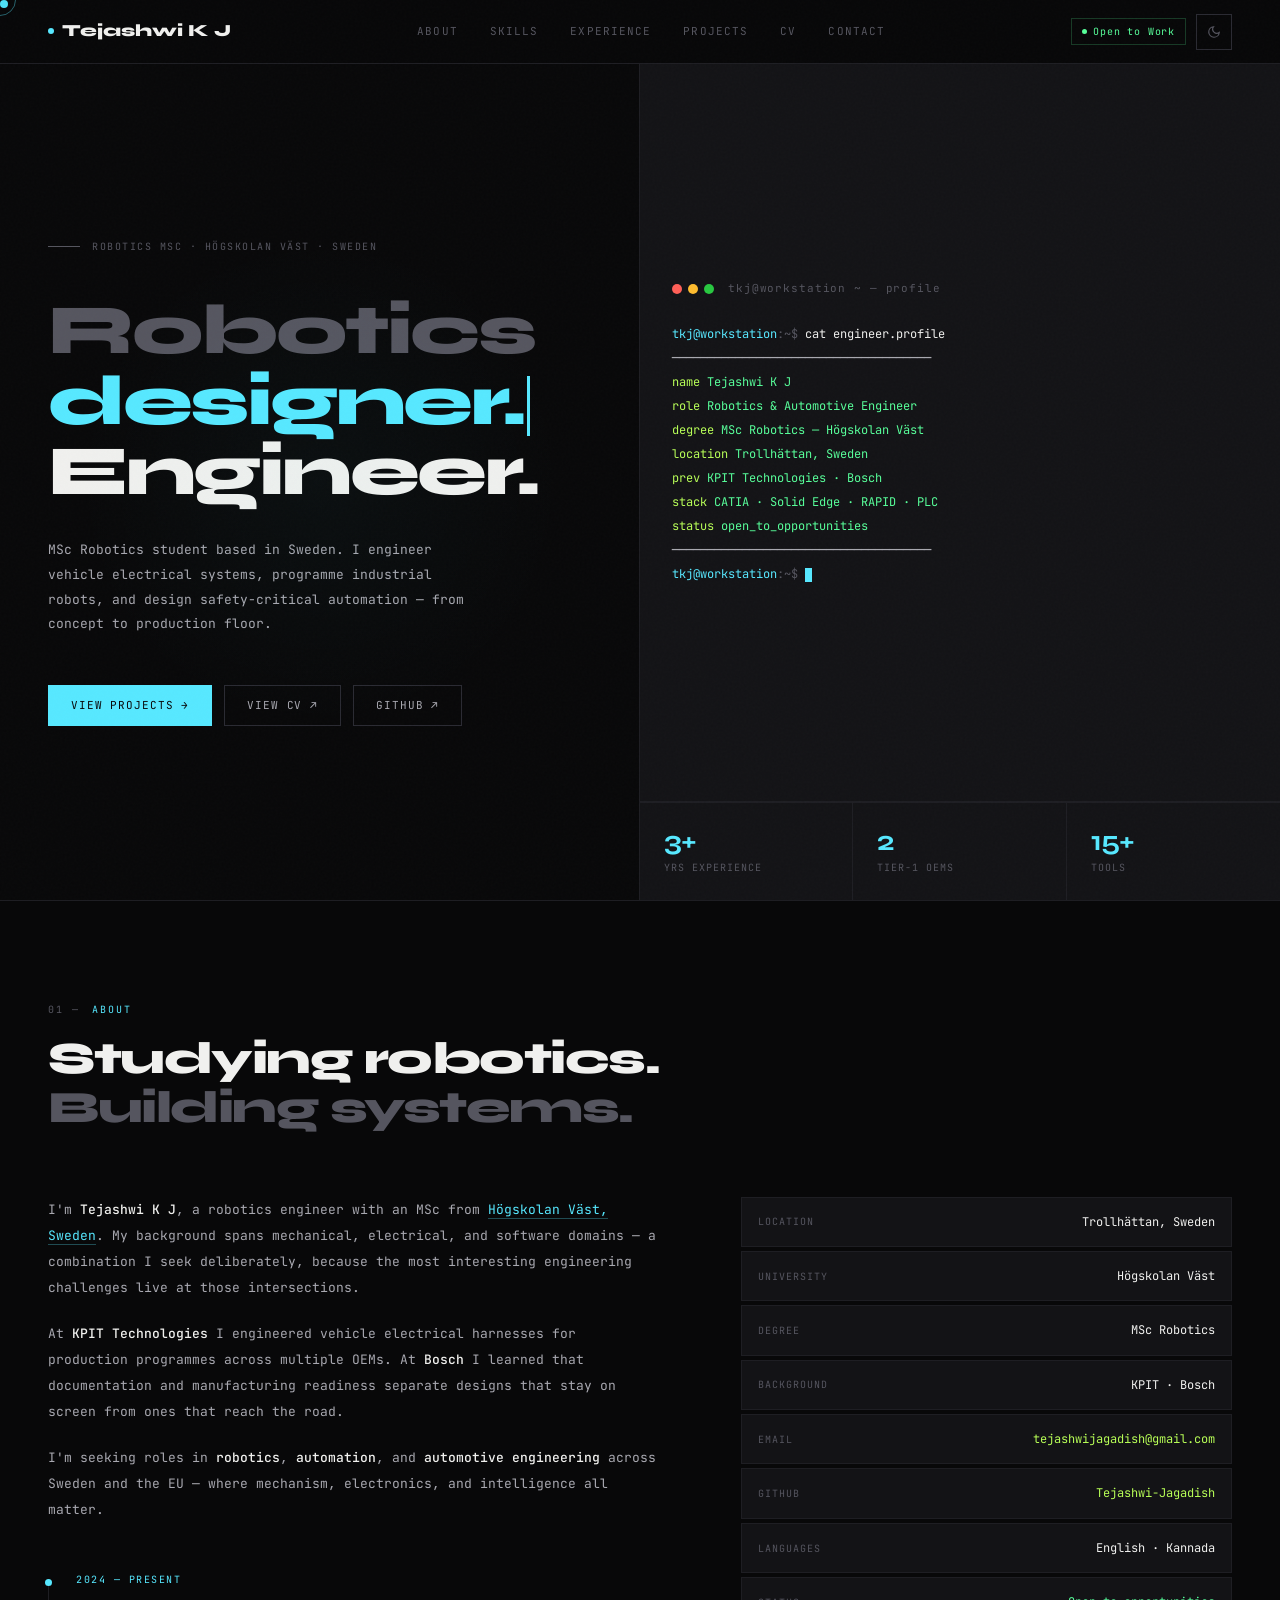
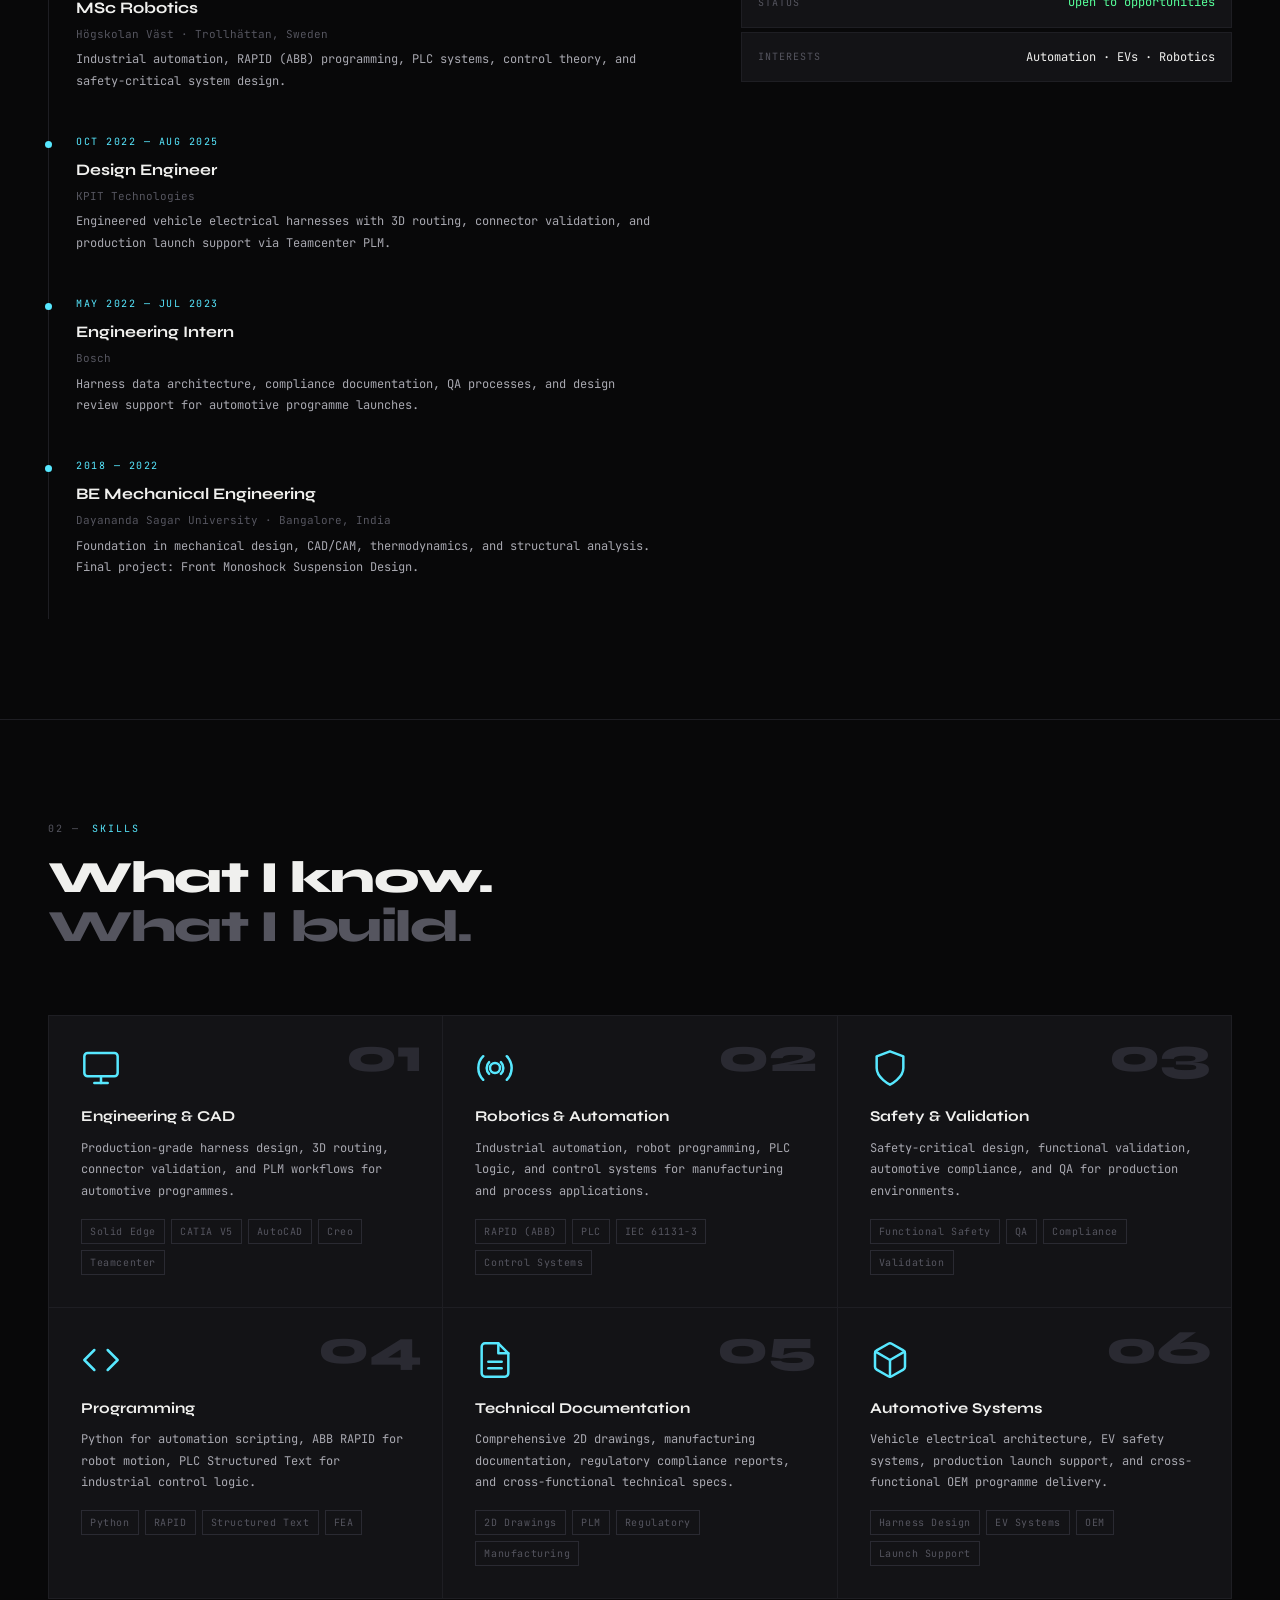
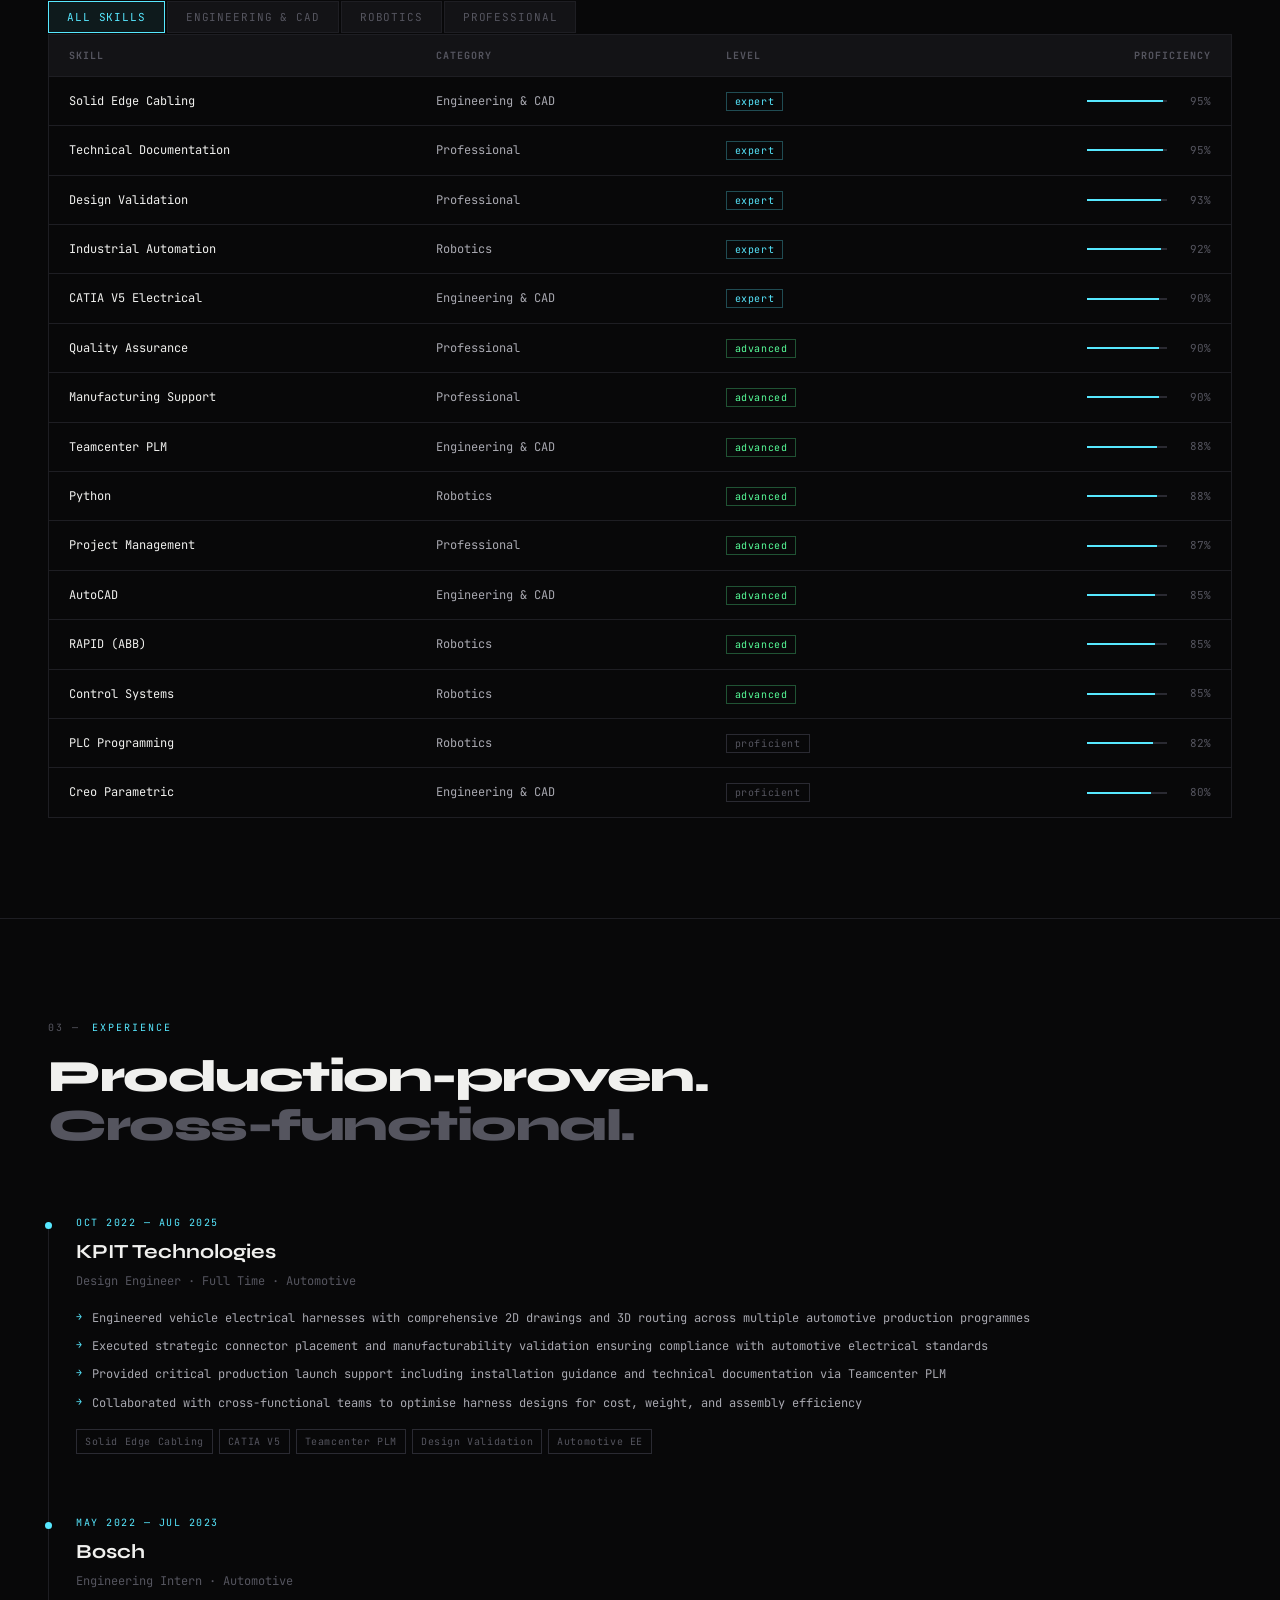
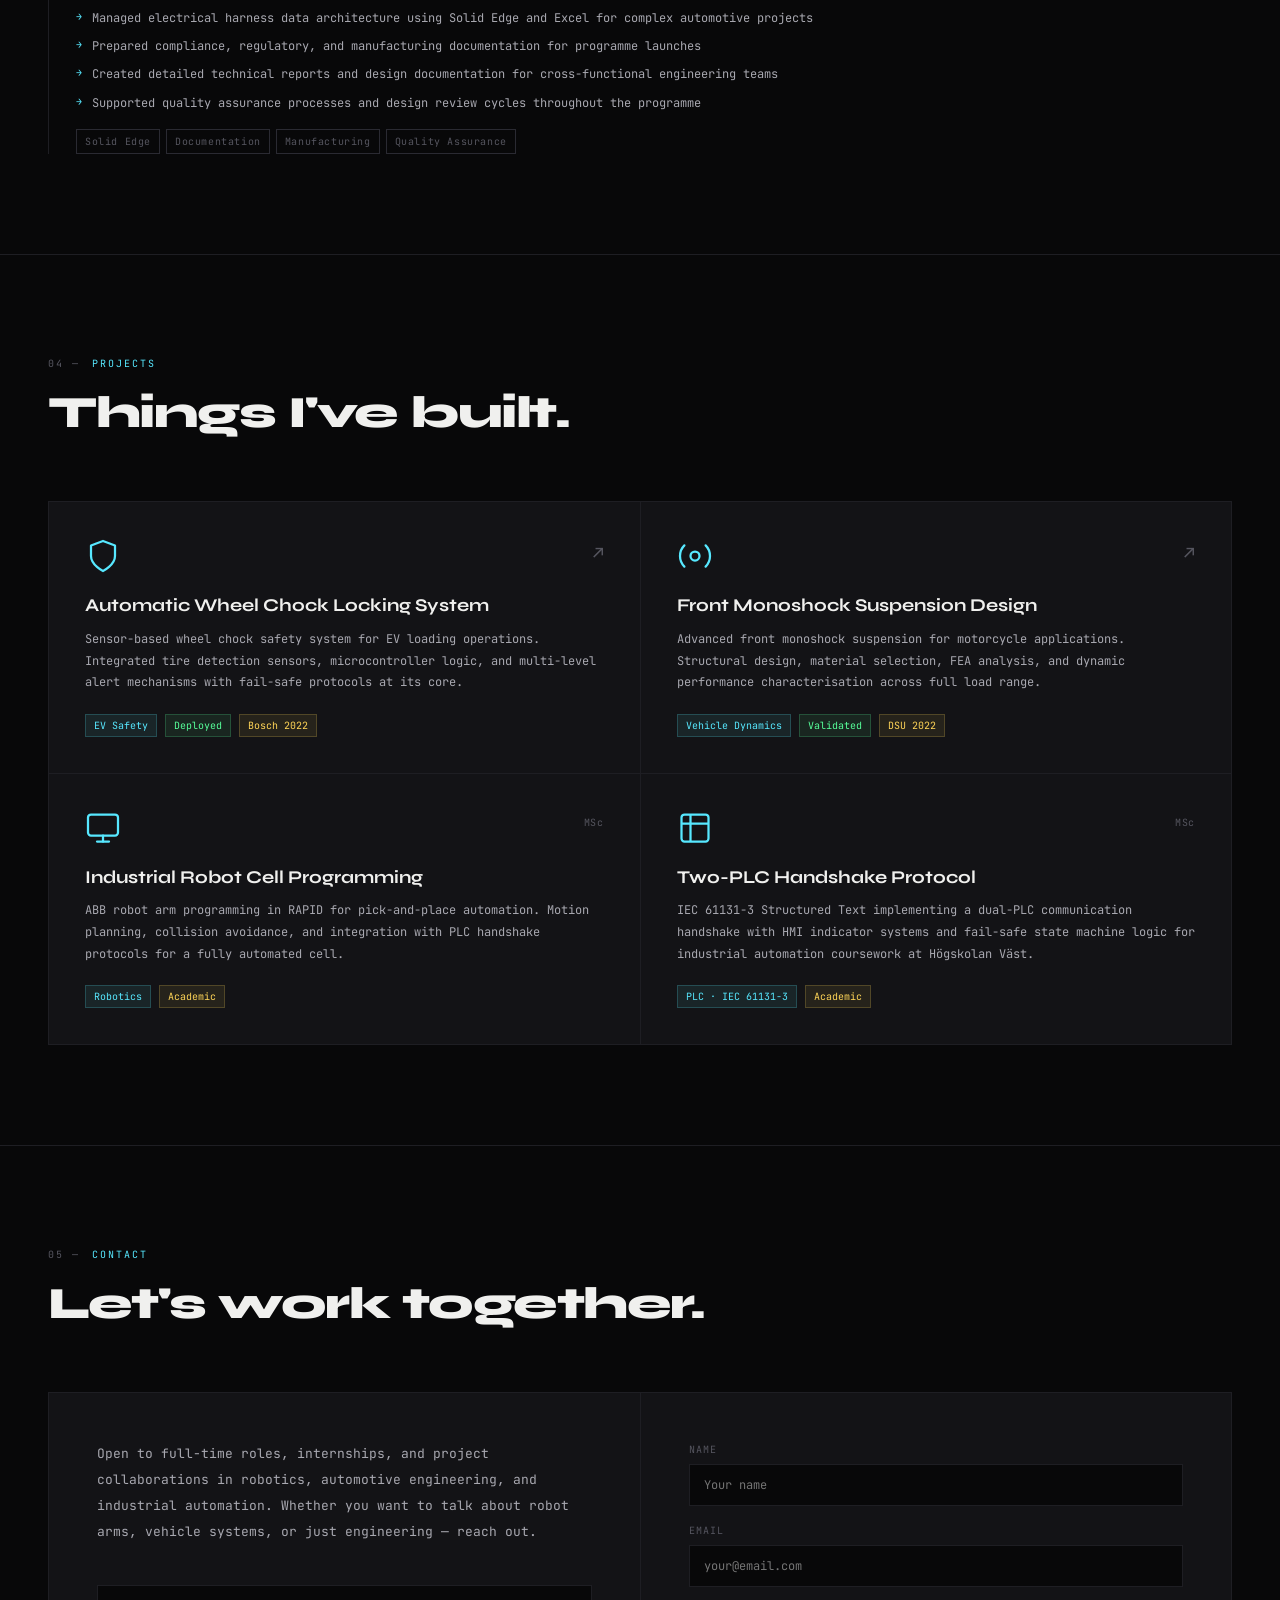
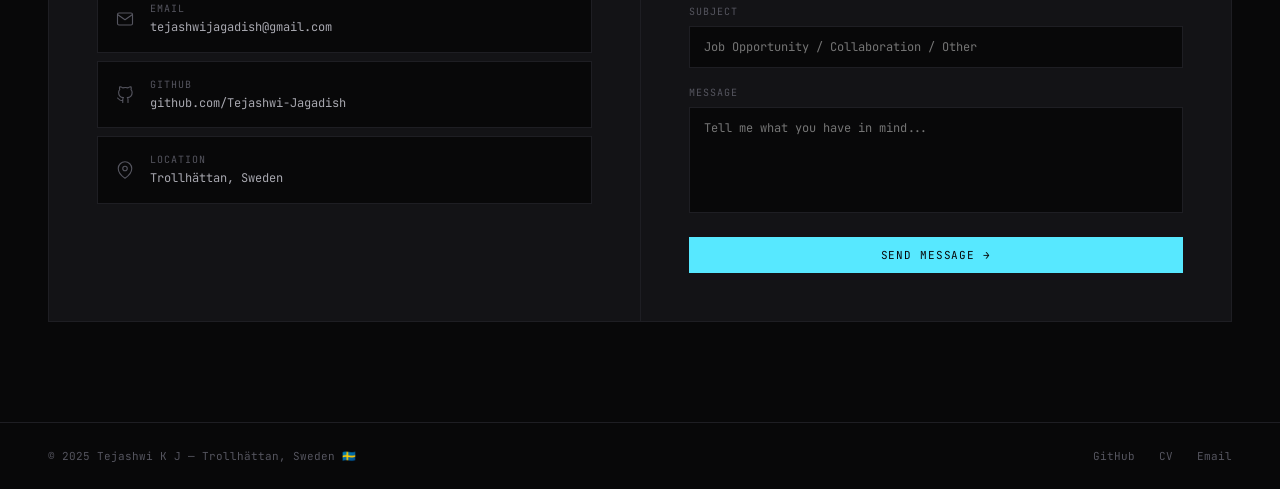
<file: index.html>
<!DOCTYPE html>
<html lang="en" data-theme="dark">
<head>
  <meta charset="UTF-8"/>
  <meta name="viewport" content="width=device-width, initial-scale=1.0"/>
  <title>Tejashwi K J — Robotics & Automotive Engineer</title>
  <meta name="description" content="MSc Robotics student at Högskolan Väst, Sweden. Automotive electrical engineer and robotics specialist. KPIT Technologies · Bosch."/>
  <meta name="keywords" content="robotics, automation, automotive, electrical engineering, CATIA, Solid Edge, RAPID, PLC, Sweden"/>
  <meta name="author" content="Tejashwi K J"/>
  <meta name="robots" content="index, follow"/>
  <link rel="canonical" href="https://tejashwi-jagadish.github.io/"/>
  <meta property="og:type" content="website"/>
  <meta property="og:url" content="https://tejashwi-jagadish.github.io/"/>
  <meta property="og:title" content="Tejashwi K J — Robotics & Automotive Engineer"/>
  <meta property="og:description" content="MSc Robotics student. Automotive electrical engineer and robotics specialist based in Sweden."/>
  <link rel="icon" type="image/svg+xml" href="favicon.svg"/>
  <link rel="preconnect" href="https://fonts.googleapis.com"/>
  <link href="https://fonts.googleapis.com/css2?family=Syne:wght@400;500;600;700;800&family=JetBrains+Mono:wght@300;400;500&display=swap" rel="stylesheet"/>
  <style>
    *,*::before,*::after{box-sizing:border-box;margin:0;padding:0}
    [data-theme="dark"]{--bg:#080809;--bg2:#0f0f11;--surface:#131316;--surface2:#1a1a1e;--border:#1e1e23;--border2:#2a2a32;--text:#f0f0ee;--text2:#a8a8b0;--muted:#55555f;--accent:#57e8ff;--accent-dim:rgba(87,232,255,0.08);--accent2:#b8ff57;--green:#57ff9a;--yellow:#ffd557;--red:#ff5757;--nav-bg:rgba(8,8,9,0.92)}
    [data-theme="light"]{--bg:#f8f8f6;--bg2:#f0f0ee;--surface:#ffffff;--surface2:#f4f4f2;--border:#e0e0dc;--border2:#d0d0cc;--text:#0e0e0f;--text2:#4a4a52;--muted:#9a9aa2;--accent:#0077aa;--accent-dim:rgba(0,119,170,0.08);--accent2:#4a9200;--green:#008844;--yellow:#b87a00;--red:#cc2222;--nav-bg:rgba(248,248,246,0.92)}
    html{scroll-behavior:smooth}
    body{background:var(--bg);color:var(--text);font-family:'JetBrains Mono',monospace;font-size:13px;line-height:1.7;overflow-x:hidden;transition:background .3s,color .3s}
    ::-webkit-scrollbar{width:4px}::-webkit-scrollbar-track{background:var(--bg)}::-webkit-scrollbar-thumb{background:var(--border2)}
    *{cursor:none}
    .cursor{position:fixed;width:8px;height:8px;background:var(--accent);border-radius:50%;pointer-events:none;z-index:99999;mix-blend-mode:difference}
    .cursor-ring{position:fixed;width:32px;height:32px;border:1px solid rgba(87,232,255,0.4);border-radius:50%;pointer-events:none;z-index:99998;transition:width .2s,height .2s}
    [data-theme="light"] .cursor-ring{border-color:rgba(0,119,170,0.4)}
    [data-theme="dark"] body::after{content:'';position:fixed;inset:0;background-image:url("data:image/svg+xml,%3Csvg viewBox='0 0 512 512' xmlns='http://www.w3.org/2000/svg'%3E%3Cfilter id='n'%3E%3CfeTurbulence type='fractalNoise' baseFrequency='0.75' numOctaves='4' stitchTiles='stitch'/%3E%3C/filter%3E%3Crect width='100%25' height='100%25' filter='url(%23n)' opacity='0.02'/%3E%3C/svg%3E");pointer-events:none;z-index:9998}
    nav{position:fixed;top:0;left:0;right:0;z-index:1000;display:flex;align-items:center;justify-content:space-between;padding:0 48px;height:64px;border-bottom:1px solid var(--border);background:var(--nav-bg);backdrop-filter:blur(20px);transition:background .3s,border-color .3s}
    .nav-logo{font-family:'Syne',sans-serif;font-weight:800;font-size:17px;color:var(--text);text-decoration:none;display:flex;align-items:center;gap:8px}
    .nav-logo-dot{width:6px;height:6px;background:var(--accent);border-radius:50%;animation:blink 2s infinite}
    @keyframes blink{0%,100%{opacity:1}50%{opacity:.2}}
    .nav-center{display:flex;gap:2px}
    .nav-link{color:var(--muted);text-decoration:none;font-size:11px;letter-spacing:.1em;text-transform:uppercase;padding:6px 14px;border:1px solid transparent;transition:all .2s}
    .nav-link:hover{color:var(--text);border-color:var(--border2)}
    .nav-link.active{color:var(--accent);border-color:var(--accent)}
    .nav-right{display:flex;align-items:center;gap:10px}
    .nav-status{display:flex;align-items:center;gap:6px;font-size:10px;color:var(--green);letter-spacing:.08em;padding:4px 10px;border:1px solid rgba(87,255,154,0.2)}
    .pulse-dot{width:5px;height:5px;background:var(--green);border-radius:50%;animation:pulse 2s infinite}
    @keyframes pulse{0%,100%{opacity:1;transform:scale(1);box-shadow:0 0 0 0 rgba(87,255,154,.4)}50%{opacity:.8;transform:scale(1.2);box-shadow:0 0 0 4px rgba(87,255,154,0)}}
    .theme-toggle{display:flex;align-items:center;justify-content:center;width:36px;height:36px;border:1px solid var(--border2);background:transparent;color:var(--muted);transition:all .2s}
    .theme-toggle:hover{border-color:var(--accent);color:var(--accent)}
    .theme-toggle svg{width:14px;height:14px}
    .btn{display:inline-flex;align-items:center;gap:8px;padding:10px 22px;font-family:'JetBrains Mono',monospace;font-size:11px;letter-spacing:.08em;text-transform:uppercase;text-decoration:none;border:1px solid var(--border2);background:transparent;color:var(--text2);transition:all .2s}
    .btn:hover{border-color:var(--text2);color:var(--text)}
    .btn-accent{background:var(--accent);border-color:var(--accent);color:#080809}
    .btn-accent:hover{background:transparent;color:var(--accent);border-color:var(--accent)}
    .hero{min-height:100vh;display:grid;grid-template-columns:1fr 1fr;padding-top:64px}
    .hero-left{display:flex;flex-direction:column;justify-content:center;padding:80px 48px;border-right:1px solid var(--border);position:relative}
    .hero-left::before{content:'';position:absolute;top:50%;left:50%;transform:translate(-50%,-50%);width:500px;height:500px;background:radial-gradient(circle,rgba(87,232,255,.03) 0%,transparent 70%);pointer-events:none}
    .hero-index{font-size:10px;color:var(--muted);letter-spacing:.15em;text-transform:uppercase;margin-bottom:40px;display:flex;align-items:center;gap:12px}
    .hero-index::before{content:'';width:32px;height:1px;background:var(--muted)}
    h1{font-family:'Syne',sans-serif;font-weight:800;font-size:clamp(44px,5.5vw,80px);line-height:1.0;letter-spacing:-2.5px;color:var(--text);margin-bottom:32px}
    h1 .line-accent{color:var(--accent)}
    h1 .line-dim{color:var(--muted)}
    .typed-text{color:var(--accent)}
    .typed-cursor{display:inline-block;width:3px;background:var(--accent);animation:blink .8s infinite;margin-left:2px;vertical-align:middle;height:.85em}
    .hero-desc{color:var(--text2);font-size:13px;max-width:420px;margin-bottom:48px;line-height:1.9}
    .hero-actions{display:flex;gap:12px;flex-wrap:wrap}
    .hero-right{display:flex;flex-direction:column}
    .hero-terminal{flex:1;padding:32px;border-bottom:1px solid var(--border);display:flex;flex-direction:column;justify-content:center;background:var(--surface)}
    .terminal-header{display:flex;align-items:center;gap:6px;margin-bottom:24px}
    .terminal-dot{width:10px;height:10px;border-radius:50%}
    .td-red{background:#ff5f57}.td-yellow{background:#febc2e}.td-green{background:#28c840}
    .terminal-title{font-size:11px;color:var(--muted);margin-left:8px;letter-spacing:.08em}
    .terminal-body{font-size:12px;line-height:2}
    .t-prompt{color:var(--accent)}.t-cmd{color:var(--text)}.t-output{color:var(--text2)}.t-key{color:var(--accent2)}.t-val{color:var(--green)}.t-comment{color:var(--muted)}
    .t-cursor{display:inline-block;width:7px;height:14px;background:var(--accent);animation:blink 1s infinite;vertical-align:middle}
    .hero-metrics{display:grid;grid-template-columns:repeat(3,1fr)}
    .hm-item{padding:24px;border-right:1px solid var(--border);border-top:1px solid var(--border);background:var(--surface)}
    .hm-item:last-child{border-right:none}
    .hm-val{font-family:'Syne',sans-serif;font-size:28px;font-weight:700;color:var(--accent);letter-spacing:-1px;line-height:1;margin-bottom:4px}
    .hm-label{font-size:10px;color:var(--muted);text-transform:uppercase;letter-spacing:.1em}
    section{padding:100px 48px;border-top:1px solid var(--border)}
    .sec-eyebrow{font-size:10px;color:var(--accent);letter-spacing:.2em;text-transform:uppercase;margin-bottom:16px;display:flex;align-items:center;gap:12px}
    .sec-eyebrow::before{content:attr(data-num);color:var(--muted)}
    .sec-title{font-family:'Syne',sans-serif;font-weight:800;font-size:clamp(28px,3.5vw,52px);letter-spacing:-1.5px;color:var(--text);margin-bottom:64px;line-height:1.1}
    .about-layout{display:grid;grid-template-columns:5fr 4fr;gap:80px;align-items:start}
    .about-text p{color:var(--text2);margin-bottom:20px;line-height:2}
    .about-text p strong{color:var(--text);font-weight:500}
    .about-text p a{color:var(--accent);text-decoration:none;border-bottom:1px solid rgba(87,232,255,.3)}
    .about-sidebar{display:flex;flex-direction:column;gap:2px}
    .info-row{display:flex;justify-content:space-between;align-items:center;padding:14px 16px;background:var(--surface);border:1px solid var(--border);margin-bottom:2px;transition:background .2s}
    .info-row:hover{background:var(--surface2)}
    .info-key{font-size:10px;color:var(--muted);text-transform:uppercase;letter-spacing:.1em}
    .info-val{font-size:12px;color:var(--text)}
    .info-val a{color:var(--accent2);text-decoration:none}
    .timeline{margin-top:48px;position:relative}
    .timeline::before{content:'';position:absolute;left:0;top:8px;bottom:0;width:1px;background:var(--border)}
    .tl-item{padding-left:28px;padding-bottom:40px;position:relative}
    .tl-item::before{content:'';position:absolute;left:-3px;top:8px;width:7px;height:7px;background:var(--accent);border-radius:50%}
    .tl-date{font-size:10px;color:var(--accent);letter-spacing:.15em;text-transform:uppercase;margin-bottom:6px}
    .tl-title{font-family:'Syne',sans-serif;font-size:16px;font-weight:700;color:var(--text);margin-bottom:4px}
    .tl-sub{font-size:11px;color:var(--muted);margin-bottom:6px}
    .tl-desc{font-size:12px;color:var(--text2);line-height:1.8}
    .skills-grid{display:grid;grid-template-columns:repeat(3,1fr);gap:1px;background:var(--border);border:1px solid var(--border)}
    .skill-card{background:var(--surface);padding:32px;position:relative;overflow:hidden;transition:background .3s}
    .skill-card:hover{background:var(--surface2)}
    .skill-card::before{content:attr(data-index);position:absolute;top:16px;right:20px;font-family:'Syne',sans-serif;font-size:48px;font-weight:800;color:var(--border2);line-height:1;pointer-events:none;transition:color .3s}
    .skill-card:hover::before{color:var(--border)}
    .skill-icon{width:40px;height:40px;margin-bottom:16px;color:var(--accent)}
    .skill-icon svg{width:100%;height:100%}
    .skill-name{font-family:'Syne',sans-serif;font-size:15px;font-weight:700;color:var(--text);margin-bottom:8px}
    .skill-desc{font-size:12px;color:var(--text2);line-height:1.8;margin-bottom:16px}
    .skill-tags{display:flex;flex-wrap:wrap;gap:6px}
    .tag{font-size:10px;padding:3px 8px;border:1px solid var(--border2);color:var(--muted);letter-spacing:.06em;transition:all .2s}
    .tag:hover{border-color:var(--accent);color:var(--accent)}
    .skills-tabs{display:flex;gap:2px;margin-top:2px;margin-bottom:1px;flex-wrap:wrap}
    .stab{font-family:'JetBrains Mono',monospace;font-size:11px;letter-spacing:.08em;text-transform:uppercase;padding:8px 18px;border:1px solid var(--border);background:var(--surface);color:var(--muted);transition:all .2s;cursor:none}
    .stab:hover{color:var(--text);border-color:var(--border2)}
    .stab.active{background:var(--accent-dim);border-color:var(--accent);color:var(--accent)}
    .skill-panel{display:none}
    .skill-panel.active{display:block}
    .skill-tbl{width:100%;border-collapse:collapse;border:1px solid var(--border)}
    .skill-tbl th{text-align:left;padding:12px 20px;font-size:10px;color:var(--muted);text-transform:uppercase;letter-spacing:.1em;border-bottom:1px solid var(--border);background:var(--surface)}
    .skill-tbl th:last-child{text-align:right}
    .skill-tbl td{padding:14px 20px;font-size:12px;border-bottom:1px solid var(--border);color:var(--text2)}
    .skill-tbl tr:last-child td{border-bottom:none}
    .skill-tbl tr:hover td{background:var(--surface)}
    .skill-tbl td:first-child{color:var(--text)}
    .skill-bar-wrap{display:flex;align-items:center;gap:12px;justify-content:flex-end}
    .skill-bar{width:80px;height:2px;background:var(--border2);position:relative}
    .skill-bar-fill{height:100%;background:var(--accent);width:0;transition:width 1s ease}
    .skill-pct{font-size:11px;color:var(--muted);min-width:32px;text-align:right}
    .level-badge{font-size:10px;padding:2px 8px;border:1px solid var(--border2);color:var(--muted);letter-spacing:.06em}
    .level-badge.expert{border-color:rgba(87,232,255,.3);color:var(--accent)}
    .level-badge.advanced{border-color:rgba(87,255,154,.3);color:var(--green)}
    .projects-grid{display:grid;grid-template-columns:repeat(2,1fr);gap:1px;background:var(--border);border:1px solid var(--border)}
    .project-card{background:var(--surface);padding:36px;position:relative;overflow:hidden;transition:background .2s;text-decoration:none;display:block}
    .project-card:hover{background:var(--surface2)}
    .project-card:hover .project-arrow{transform:translate(4px,-4px)}
    .project-header{display:flex;align-items:flex-start;justify-content:space-between;margin-bottom:16px}
    .project-icon{width:36px;height:36px;color:var(--accent)}
    .project-icon svg{width:100%;height:100%}
    .project-arrow{font-size:18px;color:var(--muted);transition:transform .2s}
    .project-name{font-family:'Syne',sans-serif;font-size:18px;font-weight:700;color:var(--text);margin-bottom:8px}
    .project-desc{font-size:12px;color:var(--text2);line-height:1.8;margin-bottom:20px}
    .project-meta{display:flex;align-items:center;gap:8px;flex-wrap:wrap}
    .project-tag{font-size:10px;padding:2px 8px;background:var(--accent-dim);border:1px solid rgba(87,232,255,.2);color:var(--accent)}
    .project-tag.green{background:rgba(87,255,154,.08);border-color:rgba(87,255,154,.2);color:var(--green)}
    .project-tag.yellow{background:rgba(255,213,87,.08);border-color:rgba(255,213,87,.2);color:var(--yellow)}
    .exp-timeline{position:relative}
    .exp-timeline::before{content:'';position:absolute;left:0;top:8px;bottom:0;width:1px;background:var(--border)}
    .exp-block{padding-left:28px;padding-bottom:60px;position:relative}
    .exp-block:last-child{padding-bottom:0}
    .exp-block::before{content:'';position:absolute;left:-3px;top:8px;width:7px;height:7px;background:var(--accent);border-radius:50%}
    .exp-period{font-size:10px;color:var(--accent);letter-spacing:.15em;text-transform:uppercase;margin-bottom:4px}
    .exp-company{font-family:'Syne',sans-serif;font-size:20px;font-weight:700;color:var(--text);margin-bottom:2px}
    .exp-role{font-size:12px;color:var(--muted);margin-bottom:16px}
    .exp-bullets{list-style:none;display:flex;flex-direction:column;gap:8px;margin-bottom:16px}
    .exp-bullets li{font-size:12px;color:var(--text2);padding-left:16px;position:relative;line-height:1.7}
    .exp-bullets li::before{content:'→';position:absolute;left:0;color:var(--accent);font-size:10px}
    .exp-tags{display:flex;gap:6px;flex-wrap:wrap}
    .contact-layout{display:grid;grid-template-columns:1fr 1fr;gap:1px;background:var(--border);border:1px solid var(--border)}
    .contact-left,.contact-right{background:var(--surface);padding:48px}
    .contact-intro{color:var(--text2);line-height:2;margin-bottom:40px}
    .contact-links{display:flex;flex-direction:column;gap:8px}
    .c-link{display:flex;align-items:center;gap:16px;padding:14px 18px;border:1px solid var(--border);color:var(--text2);text-decoration:none;font-size:12px;transition:all .2s;background:var(--bg)}
    .c-link:hover{border-color:var(--accent);color:var(--accent);background:var(--accent-dim)}
    .c-link-icon{width:18px;height:18px;color:var(--muted);flex-shrink:0}
    .c-link-icon svg{width:100%;height:100%}
    .c-link:hover .c-link-icon{color:var(--accent)}
    .c-link-label{font-size:10px;color:var(--muted);text-transform:uppercase;letter-spacing:.1em}
    .form-group{margin-bottom:16px}
    .form-label{display:block;font-size:10px;color:var(--muted);text-transform:uppercase;letter-spacing:.1em;margin-bottom:6px}
    .form-input,.form-textarea{width:100%;background:var(--bg);border:1px solid var(--border);color:var(--text);font-family:'JetBrains Mono',monospace;font-size:12px;padding:12px 14px;outline:none;transition:border-color .2s;resize:none}
    .form-input:focus,.form-textarea:focus{border-color:var(--accent)}
    footer{padding:24px 48px;border-top:1px solid var(--border);display:flex;align-items:center;justify-content:space-between}
    footer p{font-size:11px;color:var(--muted)}
    .footer-links{display:flex;gap:24px}
    .footer-links a{font-size:11px;color:var(--muted);text-decoration:none;transition:color .2s}
    .footer-links a:hover{color:var(--text)}
    [data-reveal]{opacity:0;transform:translateY(24px);transition:opacity .7s ease,transform .7s ease}
    [data-reveal].revealed{opacity:1;transform:translateY(0)}
    #back-to-top{position:fixed;bottom:32px;right:32px;width:40px;height:40px;background:var(--surface);border:1px solid var(--border2);color:var(--muted);font-size:18px;z-index:500;display:none;align-items:center;justify-content:center;transition:all .2s;line-height:1;font-family:'JetBrains Mono',monospace}
    #back-to-top:hover{border-color:var(--accent);color:var(--accent)}
    @media(max-width:900px){nav{padding:0 24px}.nav-center{display:none}.hero{grid-template-columns:1fr}.hero-right{display:none}section{padding:64px 24px}.about-layout,.contact-layout{grid-template-columns:1fr}.skills-grid,.projects-grid{grid-template-columns:1fr}footer{flex-direction:column;gap:12px;padding:20px 24px}}
  </style>
</head>
<body>
<div class="cursor" id="cursor"></div>
<div class="cursor-ring" id="cursorRing"></div>

<nav>
  <a href="index.html" class="nav-logo"><div class="nav-logo-dot"></div>Tejashwi K J</a>
  <div class="nav-center">
    <a href="#about" class="nav-link">About</a>
    <a href="#skills" class="nav-link">Skills</a>
    <a href="#experience" class="nav-link">Experience</a>
    <a href="#projects" class="nav-link">Projects</a>
    <a href="cv.html" class="nav-link">CV</a>
    <a href="#contact" class="nav-link">Contact</a>
  </div>
  <div class="nav-right">
    <div class="nav-status"><div class="pulse-dot"></div><span>Open to Work</span></div>
    <button class="theme-toggle" id="themeToggle" onclick="toggleTheme()" title="Toggle theme">
      <svg id="theme-icon-moon" xmlns="http://www.w3.org/2000/svg" viewBox="0 0 24 24" fill="none" stroke="currentColor" stroke-width="2"><path d="M21 12.79A9 9 0 1 1 11.21 3 7 7 0 0 0 21 12.79z"/></svg>
      <svg id="theme-icon-sun" xmlns="http://www.w3.org/2000/svg" viewBox="0 0 24 24" fill="none" stroke="currentColor" stroke-width="2" style="display:none"><circle cx="12" cy="12" r="5"/><line x1="12" y1="1" x2="12" y2="3"/><line x1="12" y1="21" x2="12" y2="23"/><line x1="4.22" y1="4.22" x2="5.64" y2="5.64"/><line x1="18.36" y1="18.36" x2="19.78" y2="19.78"/><line x1="1" y1="12" x2="3" y2="12"/><line x1="21" y1="12" x2="23" y2="12"/><line x1="4.22" y1="19.78" x2="5.64" y2="18.36"/><line x1="18.36" y1="5.64" x2="19.78" y2="4.22"/></svg>
    </button>
  </div>
</nav>

<!-- HERO -->
<div class="hero">
  <div class="hero-left">
    <div class="hero-index">Robotics MSc · Högskolan Väst · Sweden</div>
    <h1>
      <span class="line-dim">Robotics</span><br/>
      <span class="typed-text" id="typed-text"></span><span class="typed-cursor"></span><br/>
      Engineer.
    </h1>
    <p class="hero-desc">MSc Robotics student based in Sweden. I engineer vehicle electrical systems, programme industrial robots, and design safety-critical automation — from concept to production floor.</p>
    <div class="hero-actions">
      <a href="#projects" class="btn btn-accent">View Projects →</a>
      <a href="cv/Tejashwi_KJ_CV.pdf" target="_blank" class="btn">View CV ↗</a>
      <a href="https://github.com/Tejashwi-Jagadish" target="_blank" class="btn">GitHub ↗</a>
    </div>
  </div>
  <div class="hero-right">
    <div class="hero-terminal">
      <div class="terminal-header">
        <div class="terminal-dot td-red"></div><div class="terminal-dot td-yellow"></div><div class="terminal-dot td-green"></div>
        <span class="terminal-title">tkj@workstation ~ — profile</span>
      </div>
      <div class="terminal-body">
        <div><span class="t-prompt">tkj@workstation</span><span class="t-comment">:~$</span> <span class="t-cmd">cat engineer.profile</span></div>
        <div class="t-output">─────────────────────────────────────</div>
        <div><span class="t-key">name      </span> <span class="t-val">Tejashwi K J</span></div>
        <div><span class="t-key">role      </span> <span class="t-val">Robotics & Automotive Engineer</span></div>
        <div><span class="t-key">degree    </span> <span class="t-val">MSc Robotics — Högskolan Väst</span></div>
        <div><span class="t-key">location  </span> <span class="t-val">Trollhättan, Sweden</span></div>
        <div><span class="t-key">prev      </span> <span class="t-val">KPIT Technologies · Bosch</span></div>
        <div><span class="t-key">stack     </span> <span class="t-val">CATIA · Solid Edge · RAPID · PLC</span></div>
        <div><span class="t-key">status    </span> <span class="t-val" style="color:var(--green)">open_to_opportunities</span></div>
        <div class="t-output">─────────────────────────────────────</div>
        <div><span class="t-prompt">tkj@workstation</span><span class="t-comment">:~$</span> <span class="t-cursor"></span></div>
      </div>
    </div>
    <div class="hero-metrics">
      <div class="hm-item"><div class="hm-val">3+</div><div class="hm-label">Yrs Experience</div></div>
      <div class="hm-item"><div class="hm-val">2</div><div class="hm-label">Tier-1 OEMs</div></div>
      <div class="hm-item"><div class="hm-val">15+</div><div class="hm-label">Tools</div></div>
    </div>
  </div>
</div>

<!-- ABOUT -->
<section id="about">
  <div class="sec-eyebrow" data-num="01 —">About</div>
  <h2 class="sec-title" data-reveal>Studying robotics.<br/><span style="color:var(--muted)">Building systems.</span></h2>
  <div class="about-layout" data-reveal>
    <div>
      <div class="about-text">
        <p>I'm <strong>Tejashwi K J</strong>, a robotics engineer with an MSc from <a href="https://www.hv.se/" target="_blank">Högskolan Väst, Sweden</a>. My background spans mechanical, electrical, and software domains — a combination I seek deliberately, because the most interesting engineering challenges live at those intersections.</p>
        <p>At <strong>KPIT Technologies</strong> I engineered vehicle electrical harnesses for production programmes across multiple OEMs. At <strong>Bosch</strong> I learned that documentation and manufacturing readiness separate designs that stay on screen from ones that reach the road.</p>
        <p>I'm seeking roles in <strong>robotics</strong>, <strong>automation</strong>, and <strong>automotive engineering</strong> across Sweden and the EU — where mechanism, electronics, and intelligence all matter.</p>
      </div>
      <div class="timeline">
        <div class="tl-item">
          <div class="tl-date">2024 — Present</div>
          <div class="tl-title">MSc Robotics</div>
          <div class="tl-sub">Högskolan Väst · Trollhättan, Sweden</div>
          <div class="tl-desc">Industrial automation, RAPID (ABB) programming, PLC systems, control theory, and safety-critical system design.</div>
        </div>
        <div class="tl-item">
          <div class="tl-date">Oct 2022 — Aug 2025</div>
          <div class="tl-title">Design Engineer</div>
          <div class="tl-sub">KPIT Technologies</div>
          <div class="tl-desc">Engineered vehicle electrical harnesses with 3D routing, connector validation, and production launch support via Teamcenter PLM.</div>
        </div>
        <div class="tl-item">
          <div class="tl-date">May 2022 — Jul 2023</div>
          <div class="tl-title">Engineering Intern</div>
          <div class="tl-sub">Bosch</div>
          <div class="tl-desc">Harness data architecture, compliance documentation, QA processes, and design review support for automotive programme launches.</div>
        </div>
        <div class="tl-item">
          <div class="tl-date">2018 — 2022</div>
          <div class="tl-title">BE Mechanical Engineering</div>
          <div class="tl-sub">Dayananda Sagar University · Bangalore, India</div>
          <div class="tl-desc">Foundation in mechanical design, CAD/CAM, thermodynamics, and structural analysis. Final project: Front Monoshock Suspension Design.</div>
        </div>
      </div>
    </div>
    <div class="about-sidebar">
      <div class="info-row"><span class="info-key">Location</span><span class="info-val">Trollhättan, Sweden</span></div>
      <div class="info-row"><span class="info-key">University</span><span class="info-val">Högskolan Väst</span></div>
      <div class="info-row"><span class="info-key">Degree</span><span class="info-val">MSc Robotics</span></div>
      <div class="info-row"><span class="info-key">Background</span><span class="info-val">KPIT · Bosch</span></div>
      <div class="info-row"><span class="info-key">Email</span><span class="info-val"><a href="mailto:tejashwijagadish@gmail.com">tejashwijagadish@gmail.com</a></span></div>
      <div class="info-row"><span class="info-key">GitHub</span><span class="info-val"><a href="https://github.com/Tejashwi-Jagadish" target="_blank">Tejashwi-Jagadish</a></span></div>
      <div class="info-row"><span class="info-key">Languages</span><span class="info-val">English · Kannada</span></div>
      <div class="info-row"><span class="info-key">Status</span><span class="info-val" style="color:var(--green)">Open to opportunities</span></div>
      <div class="info-row"><span class="info-key">Interests</span><span class="info-val">Automation · EVs · Robotics</span></div>
    </div>
  </div>
</section>

<!-- SKILLS -->
<section id="skills">
  <div class="sec-eyebrow" data-num="02 —">Skills</div>
  <h2 class="sec-title" data-reveal>What I know.<br/><span style="color:var(--muted)">What I build.</span></h2>
  <div class="skills-grid" data-reveal>
    <div class="skill-card" data-index="01">
      <div class="skill-icon"><svg xmlns="http://www.w3.org/2000/svg" viewBox="0 0 24 24" fill="none" stroke="currentColor" stroke-width="1.5" stroke-linecap="round" stroke-linejoin="round"><rect x="2" y="3" width="20" height="14" rx="2"/><line x1="8" y1="21" x2="16" y2="21"/><line x1="12" y1="17" x2="12" y2="21"/></svg></div>
      <div class="skill-name">Engineering & CAD</div>
      <div class="skill-desc">Production-grade harness design, 3D routing, connector validation, and PLM workflows for automotive programmes.</div>
      <div class="skill-tags"><span class="tag">Solid Edge</span><span class="tag">CATIA V5</span><span class="tag">AutoCAD</span><span class="tag">Creo</span><span class="tag">Teamcenter</span></div>
    </div>
    <div class="skill-card" data-index="02">
      <div class="skill-icon"><svg xmlns="http://www.w3.org/2000/svg" viewBox="0 0 24 24" fill="none" stroke="currentColor" stroke-width="1.5" stroke-linecap="round" stroke-linejoin="round"><circle cx="12" cy="12" r="3"/><path d="M19.07 4.93a10 10 0 0 1 0 14.14M4.93 4.93a10 10 0 0 0 0 14.14"/><path d="M15.54 8.46a5 5 0 0 1 0 7.07M8.46 8.46a5 5 0 0 0 0 7.07"/></svg></div>
      <div class="skill-name">Robotics & Automation</div>
      <div class="skill-desc">Industrial automation, robot programming, PLC logic, and control systems for manufacturing and process applications.</div>
      <div class="skill-tags"><span class="tag">RAPID (ABB)</span><span class="tag">PLC</span><span class="tag">IEC 61131-3</span><span class="tag">Control Systems</span></div>
    </div>
    <div class="skill-card" data-index="03">
      <div class="skill-icon"><svg xmlns="http://www.w3.org/2000/svg" viewBox="0 0 24 24" fill="none" stroke="currentColor" stroke-width="1.5" stroke-linecap="round" stroke-linejoin="round"><path d="M12 22s8-4 8-10V5l-8-3-8 3v7c0 6 8 10 8 10z"/></svg></div>
      <div class="skill-name">Safety & Validation</div>
      <div class="skill-desc">Safety-critical design, functional validation, automotive compliance, and QA for production environments.</div>
      <div class="skill-tags"><span class="tag">Functional Safety</span><span class="tag">QA</span><span class="tag">Compliance</span><span class="tag">Validation</span></div>
    </div>
    <div class="skill-card" data-index="04">
      <div class="skill-icon"><svg xmlns="http://www.w3.org/2000/svg" viewBox="0 0 24 24" fill="none" stroke="currentColor" stroke-width="1.5" stroke-linecap="round" stroke-linejoin="round"><polyline points="16 18 22 12 16 6"/><polyline points="8 6 2 12 8 18"/></svg></div>
      <div class="skill-name">Programming</div>
      <div class="skill-desc">Python for automation scripting, ABB RAPID for robot motion, PLC Structured Text for industrial control logic.</div>
      <div class="skill-tags"><span class="tag">Python</span><span class="tag">RAPID</span><span class="tag">Structured Text</span><span class="tag">FEA</span></div>
    </div>
    <div class="skill-card" data-index="05">
      <div class="skill-icon"><svg xmlns="http://www.w3.org/2000/svg" viewBox="0 0 24 24" fill="none" stroke="currentColor" stroke-width="1.5" stroke-linecap="round" stroke-linejoin="round"><path d="M14 2H6a2 2 0 0 0-2 2v16a2 2 0 0 0 2 2h12a2 2 0 0 0 2-2V8z"/><polyline points="14 2 14 8 20 8"/><line x1="16" y1="13" x2="8" y2="13"/><line x1="16" y1="17" x2="8" y2="17"/></svg></div>
      <div class="skill-name">Technical Documentation</div>
      <div class="skill-desc">Comprehensive 2D drawings, manufacturing documentation, regulatory compliance reports, and cross-functional technical specs.</div>
      <div class="skill-tags"><span class="tag">2D Drawings</span><span class="tag">PLM</span><span class="tag">Regulatory</span><span class="tag">Manufacturing</span></div>
    </div>
    <div class="skill-card" data-index="06">
      <div class="skill-icon"><svg xmlns="http://www.w3.org/2000/svg" viewBox="0 0 24 24" fill="none" stroke="currentColor" stroke-width="1.5" stroke-linecap="round" stroke-linejoin="round"><path d="M21 16V8a2 2 0 0 0-1-1.73l-7-4a2 2 0 0 0-2 0l-7 4A2 2 0 0 0 3 8v8a2 2 0 0 0 1 1.73l7 4a2 2 0 0 0 2 0l7-4A2 2 0 0 0 21 16z"/><polyline points="3.27 6.96 12 12.01 20.73 6.96"/><line x1="12" y1="22.08" x2="12" y2="12"/></svg></div>
      <div class="skill-name">Automotive Systems</div>
      <div class="skill-desc">Vehicle electrical architecture, EV safety systems, production launch support, and cross-functional OEM programme delivery.</div>
      <div class="skill-tags"><span class="tag">Harness Design</span><span class="tag">EV Systems</span><span class="tag">OEM</span><span class="tag">Launch Support</span></div>
    </div>
  </div>
  <!-- SKILL TABLE WITH TABS -->
  <div data-reveal>
    <div class="skills-tabs">
      <button class="stab active" data-tab="all">All Skills</button>
      <button class="stab" data-tab="cad">Engineering & CAD</button>
      <button class="stab" data-tab="robotics">Robotics</button>
      <button class="stab" data-tab="pro">Professional</button>
    </div>
    <div class="skill-panel active" id="tab-all"><table class="skill-tbl"><thead><tr><th>Skill</th><th>Category</th><th>Level</th><th>Proficiency</th></tr></thead><tbody id="tbody-all"></tbody></table></div>
    <div class="skill-panel" id="tab-cad"><table class="skill-tbl"><thead><tr><th>Skill</th><th>Category</th><th>Level</th><th>Proficiency</th></tr></thead><tbody id="tbody-cad"></tbody></table></div>
    <div class="skill-panel" id="tab-robotics"><table class="skill-tbl"><thead><tr><th>Skill</th><th>Category</th><th>Level</th><th>Proficiency</th></tr></thead><tbody id="tbody-robotics"></tbody></table></div>
    <div class="skill-panel" id="tab-pro"><table class="skill-tbl"><thead><tr><th>Skill</th><th>Category</th><th>Level</th><th>Proficiency</th></tr></thead><tbody id="tbody-pro"></tbody></table></div>
  </div>
</section>

<!-- EXPERIENCE -->
<section id="experience">
  <div class="sec-eyebrow" data-num="03 —">Experience</div>
  <h2 class="sec-title" data-reveal>Production-proven.<br/><span style="color:var(--muted)">Cross-functional.</span></h2>
  <div class="exp-timeline" data-reveal>
    <div class="exp-block">
      <div class="exp-period">Oct 2022 — Aug 2025</div>
      <div class="exp-company">KPIT Technologies</div>
      <div class="exp-role">Design Engineer · Full Time · Automotive</div>
      <ul class="exp-bullets">
        <li>Engineered vehicle electrical harnesses with comprehensive 2D drawings and 3D routing across multiple automotive production programmes</li>
        <li>Executed strategic connector placement and manufacturability validation ensuring compliance with automotive electrical standards</li>
        <li>Provided critical production launch support including installation guidance and technical documentation via Teamcenter PLM</li>
        <li>Collaborated with cross-functional teams to optimise harness designs for cost, weight, and assembly efficiency</li>
      </ul>
      <div class="exp-tags"><span class="tag">Solid Edge Cabling</span><span class="tag">CATIA V5</span><span class="tag">Teamcenter PLM</span><span class="tag">Design Validation</span><span class="tag">Automotive EE</span></div>
    </div>
    <div class="exp-block">
      <div class="exp-period">May 2022 — Jul 2023</div>
      <div class="exp-company">Bosch</div>
      <div class="exp-role">Engineering Intern · Automotive</div>
      <ul class="exp-bullets">
        <li>Managed electrical harness data architecture using Solid Edge and Excel for complex automotive projects</li>
        <li>Prepared compliance, regulatory, and manufacturing documentation for programme launches</li>
        <li>Created detailed technical reports and design documentation for cross-functional engineering teams</li>
        <li>Supported quality assurance processes and design review cycles throughout the programme</li>
      </ul>
      <div class="exp-tags"><span class="tag">Solid Edge</span><span class="tag">Documentation</span><span class="tag">Manufacturing</span><span class="tag">Quality Assurance</span></div>
    </div>
  </div>
</section>

<!-- PROJECTS -->
<section id="projects">
  <div class="sec-eyebrow" data-num="04 —">Projects</div>
  <h2 class="sec-title" data-reveal>Things I've built.</h2>
  <div class="projects-grid" data-reveal>
    <div class="project-card">
      <div class="project-header">
        <div class="project-icon"><svg xmlns="http://www.w3.org/2000/svg" viewBox="0 0 24 24" fill="none" stroke="currentColor" stroke-width="1.5" stroke-linecap="round" stroke-linejoin="round"><path d="M12 22s8-4 8-10V5l-8-3-8 3v7c0 6 8 10 8 10z"/></svg></div>
        <div class="project-arrow">↗</div>
      </div>
      <div class="project-name">Automatic Wheel Chock Locking System</div>
      <div class="project-desc">Sensor-based wheel chock safety system for EV loading operations. Integrated tire detection sensors, microcontroller logic, and multi-level alert mechanisms with fail-safe protocols at its core.</div>
      <div class="project-meta"><div class="project-tag">EV Safety</div><div class="project-tag green">Deployed</div><div class="project-tag yellow">Bosch 2022</div></div>
    </div>
    <div class="project-card">
      <div class="project-header">
        <div class="project-icon"><svg xmlns="http://www.w3.org/2000/svg" viewBox="0 0 24 24" fill="none" stroke="currentColor" stroke-width="1.5" stroke-linecap="round" stroke-linejoin="round"><circle cx="12" cy="12" r="3"/><path d="M19.07 4.93a10 10 0 0 1 0 14.14M4.93 4.93a10 10 0 0 0 0 14.14"/></svg></div>
        <div class="project-arrow">↗</div>
      </div>
      <div class="project-name">Front Monoshock Suspension Design</div>
      <div class="project-desc">Advanced front monoshock suspension for motorcycle applications. Structural design, material selection, FEA analysis, and dynamic performance characterisation across full load range.</div>
      <div class="project-meta"><div class="project-tag">Vehicle Dynamics</div><div class="project-tag green">Validated</div><div class="project-tag yellow">DSU 2022</div></div>
    </div>
    <div class="project-card">
      <div class="project-header">
        <div class="project-icon"><svg xmlns="http://www.w3.org/2000/svg" viewBox="0 0 24 24" fill="none" stroke="currentColor" stroke-width="1.5" stroke-linecap="round" stroke-linejoin="round"><rect x="2" y="3" width="20" height="14" rx="2"/><line x1="8" y1="21" x2="16" y2="21"/><line x1="12" y1="17" x2="12" y2="21"/></svg></div>
        <div class="project-arrow" style="font-size:10px;letter-spacing:.06em;margin-top:4px">MSc</div>
      </div>
      <div class="project-name">Industrial Robot Cell Programming</div>
      <div class="project-desc">ABB robot arm programming in RAPID for pick-and-place automation. Motion planning, collision avoidance, and integration with PLC handshake protocols for a fully automated cell.</div>
      <div class="project-meta"><div class="project-tag">Robotics</div><div class="project-tag yellow">Academic</div></div>
    </div>
    <div class="project-card">
      <div class="project-header">
        <div class="project-icon"><svg xmlns="http://www.w3.org/2000/svg" viewBox="0 0 24 24" fill="none" stroke="currentColor" stroke-width="1.5" stroke-linecap="round" stroke-linejoin="round"><path d="M9 3H5a2 2 0 0 0-2 2v4m6-6h10a2 2 0 0 1 2 2v4M9 3v18m0 0h10a2 2 0 0 0 2-2V9M9 21H5a2 2 0 0 1-2-2V9m0 0h18"/></svg></div>
        <div class="project-arrow" style="font-size:10px;letter-spacing:.06em;margin-top:4px">MSc</div>
      </div>
      <div class="project-name">Two-PLC Handshake Protocol</div>
      <div class="project-desc">IEC 61131-3 Structured Text implementing a dual-PLC communication handshake with HMI indicator systems and fail-safe state machine logic for industrial automation coursework at Högskolan Väst.</div>
      <div class="project-meta"><div class="project-tag">PLC · IEC 61131-3</div><div class="project-tag yellow">Academic</div></div>
    </div>
  </div>
</section>

<!-- CONTACT -->
<section id="contact">
  <div class="sec-eyebrow" data-num="05 —">Contact</div>
  <h2 class="sec-title" data-reveal>Let's work together.</h2>
  <div class="contact-layout" data-reveal>
    <div class="contact-left">
      <p class="contact-intro">Open to full-time roles, internships, and project collaborations in robotics, automotive engineering, and industrial automation. Whether you want to talk about robot arms, vehicle systems, or just engineering — reach out.</p>
      <div class="contact-links">
        <a href="mailto:tejashwijagadish@gmail.com" class="c-link">
          <div class="c-link-icon"><svg xmlns="http://www.w3.org/2000/svg" viewBox="0 0 24 24" fill="none" stroke="currentColor" stroke-width="1.5" stroke-linecap="round" stroke-linejoin="round"><path d="M4 4h16c1.1 0 2 .9 2 2v12c0 1.1-.9 2-2 2H4c-1.1 0-2-.9-2-2V6c0-1.1.9-2 2-2z"/><polyline points="22,6 12,13 2,6"/></svg></div>
          <div><div class="c-link-label">Email</div><div>tejashwijagadish@gmail.com</div></div>
        </a>
        <a href="https://github.com/Tejashwi-Jagadish" target="_blank" class="c-link">
          <div class="c-link-icon"><svg xmlns="http://www.w3.org/2000/svg" viewBox="0 0 24 24" fill="none" stroke="currentColor" stroke-width="1.5" stroke-linecap="round" stroke-linejoin="round"><path d="M9 19c-5 1.5-5-2.5-7-3m14 6v-3.87a3.37 3.37 0 0 0-.94-2.61c3.14-.35 6.44-1.54 6.44-7A5.44 5.44 0 0 0 20 4.77 5.07 5.07 0 0 0 19.91 1S18.73.65 16 2.48a13.38 13.38 0 0 0-7 0C6.27.65 5.09 1 5.09 1A5.07 5.07 0 0 0 5 4.77a5.44 5.44 0 0 0-1.5 3.78c0 5.42 3.3 6.61 6.44 7A3.37 3.37 0 0 0 9 18.13V22"/></svg></div>
          <div><div class="c-link-label">GitHub</div><div>github.com/Tejashwi-Jagadish</div></div>
        </a>
        <div class="c-link">
          <div class="c-link-icon"><svg xmlns="http://www.w3.org/2000/svg" viewBox="0 0 24 24" fill="none" stroke="currentColor" stroke-width="1.5" stroke-linecap="round" stroke-linejoin="round"><path d="M21 10c0 7-9 13-9 13s-9-6-9-13a9 9 0 0 1 18 0z"/><circle cx="12" cy="10" r="3"/></svg></div>
          <div><div class="c-link-label">Location</div><div>Trollhättan, Sweden</div></div>
        </div>
      </div>
    </div>
    <div class="contact-right">
      <form action="mailto:tejashwijagadish@gmail.com" method="get" enctype="text/plain">
        <div class="form-group"><label class="form-label">Name</label><input type="text" name="name" class="form-input" placeholder="Your name" required/></div>
        <div class="form-group"><label class="form-label">Email</label><input type="email" name="email" class="form-input" placeholder="your@email.com" required/></div>
        <div class="form-group"><label class="form-label">Subject</label><input type="text" name="subject" class="form-input" placeholder="Job Opportunity / Collaboration / Other"/></div>
        <div class="form-group"><label class="form-label">Message</label><textarea name="body" class="form-textarea" rows="5" placeholder="Tell me what you have in mind..." required></textarea></div>
        <button type="submit" class="btn btn-accent" style="width:100%;justify-content:center">Send Message →</button>
      </form>
    </div>
  </div>
</section>

<footer>
  <p>© 2025 Tejashwi K J — Trollhättan, Sweden 🇸🇪</p>
  <div class="footer-links">
    <a href="https://github.com/Tejashwi-Jagadish" target="_blank">GitHub</a>
    <a href="cv.html">CV</a>
    <a href="mailto:tejashwijagadish@gmail.com">Email</a>
  </div>
</footer>
<button id="back-to-top" onclick="window.scrollTo({top:0,behavior:'smooth'})" title="Back to top">↑</button>

<script>
const cursor=document.getElementById('cursor'),ring=document.getElementById('cursorRing');
let mx=0,my=0,rx=0,ry=0;
document.addEventListener('mousemove',e=>{mx=e.clientX;my=e.clientY;cursor.style.left=mx-4+'px';cursor.style.top=my-4+'px';});
function animRing(){rx+=(mx-rx)*.12;ry+=(my-ry)*.12;ring.style.left=rx-16+'px';ring.style.top=ry-16+'px';requestAnimationFrame(animRing);}
animRing();
document.querySelectorAll('a,button,.stab').forEach(el=>{el.addEventListener('mouseenter',()=>{ring.style.width='48px';ring.style.height='48px';});el.addEventListener('mouseleave',()=>{ring.style.width='32px';ring.style.height='32px';});});

function toggleTheme(){const h=document.documentElement,d=h.getAttribute('data-theme')==='dark';h.setAttribute('data-theme',d?'light':'dark');document.getElementById('theme-icon-moon').style.display=d?'none':'block';document.getElementById('theme-icon-sun').style.display=d?'block':'none';localStorage.setItem('theme',d?'light':'dark');}
const st=localStorage.getItem('theme');
if(st){document.documentElement.setAttribute('data-theme',st);if(st==='light'){document.getElementById('theme-icon-moon').style.display='none';document.getElementById('theme-icon-sun').style.display='block';}}

const words=['designer.','engineer.','programmer.','builder.'];
let wi=0,ci=0,del=false;
function type(){const w=words[wi];const el=document.getElementById('typed-text');if(del){el.textContent=w.substring(0,ci-1);ci--;}else{el.textContent=w.substring(0,ci+1);ci++;}let sp=del?60:100;if(!del&&ci===w.length){sp=2000;del=true;}else if(del&&ci===0){del=false;wi=(wi+1)%words.length;sp=300;}setTimeout(type,sp);}
type();

const obs=new IntersectionObserver(entries=>{entries.forEach(e=>{if(e.isIntersecting)e.target.classList.add('revealed');});},{threshold:.1});
document.querySelectorAll('[data-reveal]').forEach(el=>obs.observe(el));

const secs=document.querySelectorAll('section[id]');
const navls=document.querySelectorAll('.nav-link');
window.addEventListener('scroll',()=>{let c='';secs.forEach(s=>{if(window.scrollY>=s.offsetTop-100)c=s.id;});navls.forEach(l=>{l.classList.remove('active');if(l.getAttribute('href')==='#'+c)l.classList.add('active');});const btt=document.getElementById('back-to-top');btt.style.display=window.scrollY>400?'flex':'none';});

const skills=[
  {name:'Solid Edge Cabling',cat:'Engineering & CAD',tab:'cad',level:'expert',pct:95},
  {name:'Technical Documentation',cat:'Professional',tab:'pro',level:'expert',pct:95},
  {name:'Design Validation',cat:'Professional',tab:'pro',level:'expert',pct:93},
  {name:'Industrial Automation',cat:'Robotics',tab:'robotics',level:'expert',pct:92},
  {name:'CATIA V5 Electrical',cat:'Engineering & CAD',tab:'cad',level:'expert',pct:90},
  {name:'Quality Assurance',cat:'Professional',tab:'pro',level:'advanced',pct:90},
  {name:'Manufacturing Support',cat:'Professional',tab:'pro',level:'advanced',pct:90},
  {name:'Teamcenter PLM',cat:'Engineering & CAD',tab:'cad',level:'advanced',pct:88},
  {name:'Python',cat:'Robotics',tab:'robotics',level:'advanced',pct:88},
  {name:'Project Management',cat:'Professional',tab:'pro',level:'advanced',pct:87},
  {name:'AutoCAD',cat:'Engineering & CAD',tab:'cad',level:'advanced',pct:85},
  {name:'RAPID (ABB)',cat:'Robotics',tab:'robotics',level:'advanced',pct:85},
  {name:'Control Systems',cat:'Robotics',tab:'robotics',level:'advanced',pct:85},
  {name:'PLC Programming',cat:'Robotics',tab:'robotics',level:'proficient',pct:82},
  {name:'Creo Parametric',cat:'Engineering & CAD',tab:'cad',level:'proficient',pct:80},
];

function buildTable(tbodyId,rows){
  const tb=document.getElementById(tbodyId);
  if(!tb)return;
  tb.innerHTML='';
  rows.forEach(s=>{
    const tr=document.createElement('tr');
    tr.innerHTML=`<td>${s.name}</td><td>${s.cat}</td><td><span class="level-badge ${s.level}">${s.level}</span></td><td><div class="skill-bar-wrap"><div class="skill-bar"><div class="skill-bar-fill" data-w="${s.pct}"></div></div><span class="skill-pct">${s.pct}%</span></div></td>`;
    tb.appendChild(tr);
  });
}
buildTable('tbody-all',skills);
buildTable('tbody-cad',skills.filter(s=>s.tab==='cad'));
buildTable('tbody-robotics',skills.filter(s=>s.tab==='robotics'));
buildTable('tbody-pro',skills.filter(s=>s.tab==='pro'));

function animBars(panel){panel.querySelectorAll('.skill-bar-fill').forEach(f=>{setTimeout(()=>{f.style.width=f.dataset.w+'%';},100);});}
const barObs=new IntersectionObserver(entries=>{entries.forEach(e=>{if(e.isIntersecting){animBars(e.target);barObs.unobserve(e.target);}});},{threshold:.2});
document.querySelectorAll('.skill-panel').forEach(p=>barObs.observe(p));

document.querySelectorAll('.stab').forEach(tab=>{
  tab.addEventListener('click',()=>{
    const id=tab.dataset.tab;
    document.querySelectorAll('.stab').forEach(t=>t.classList.remove('active'));
    tab.classList.add('active');
    document.querySelectorAll('.skill-panel').forEach(p=>{p.classList.remove('active');if(p.id==='tab-'+id){p.classList.add('active');setTimeout(()=>animBars(p),60);}});
  });
});
</script>
</body>
</html>
</file>
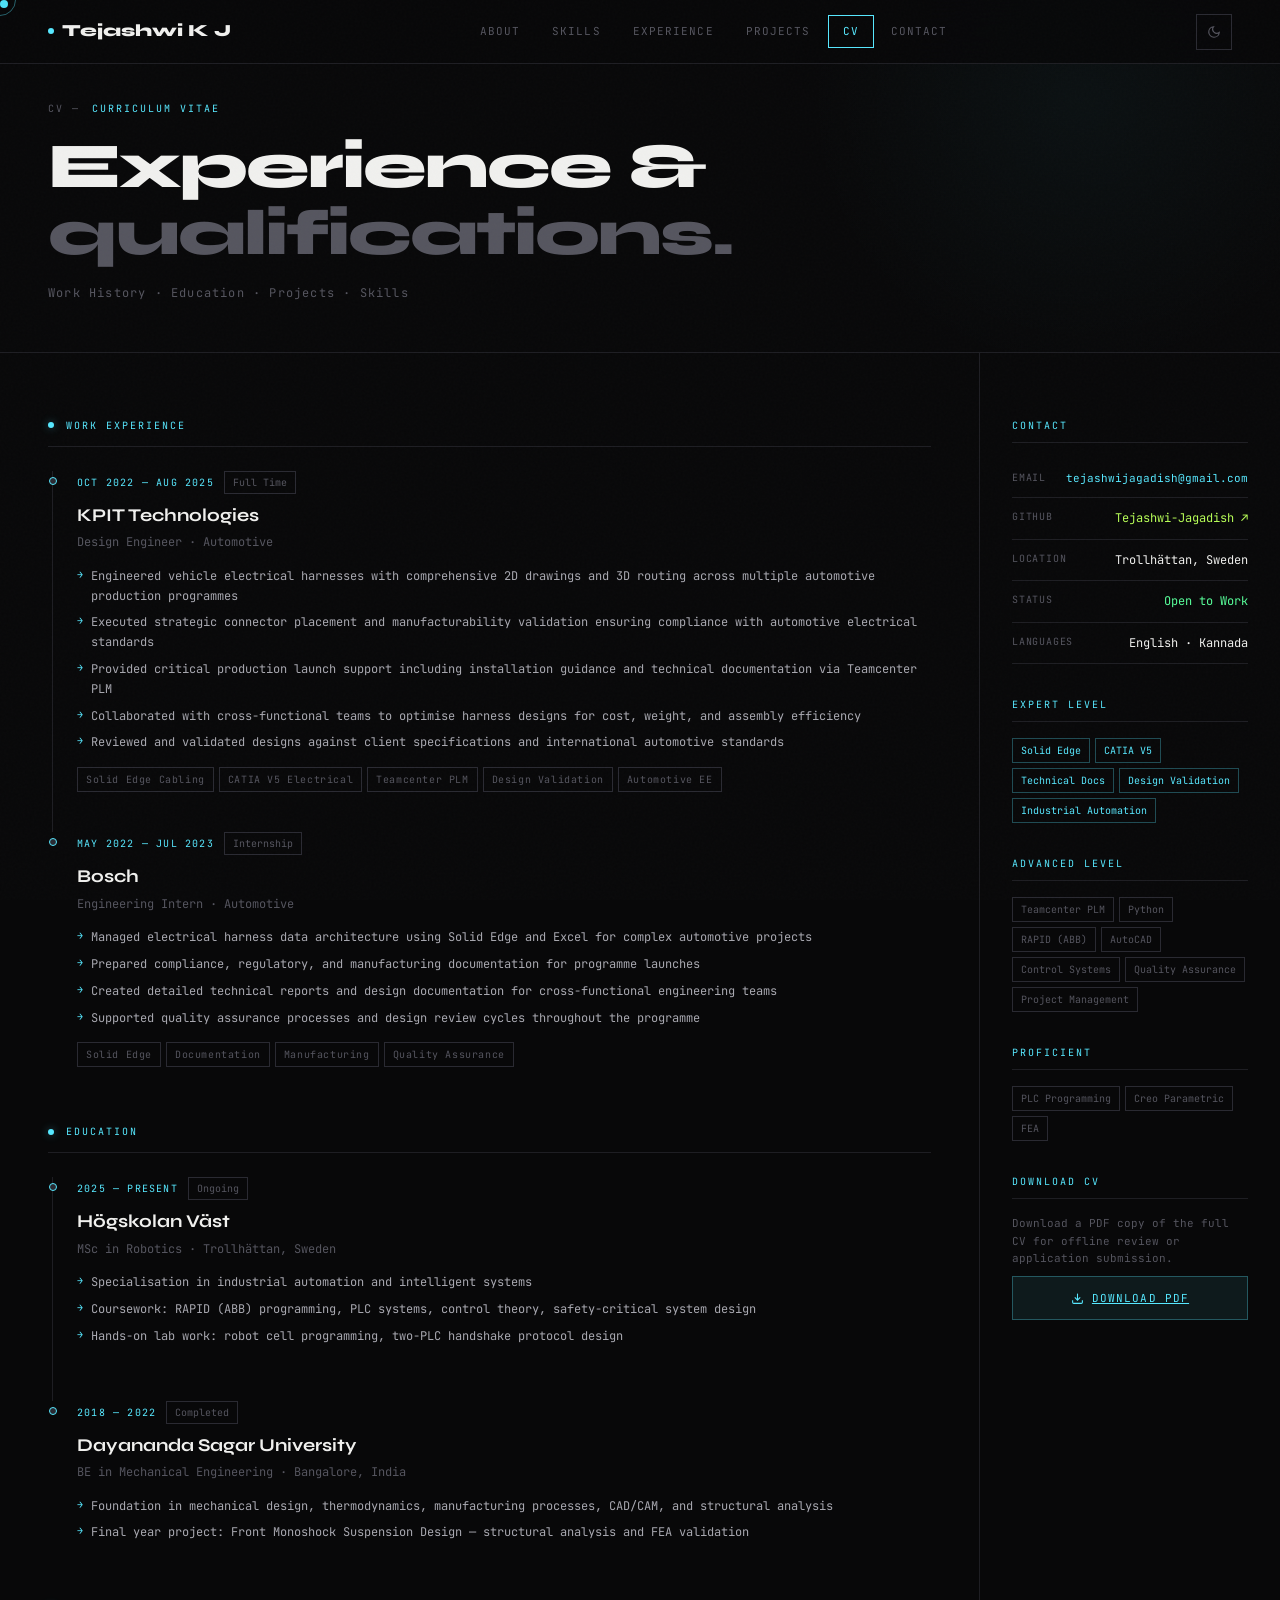
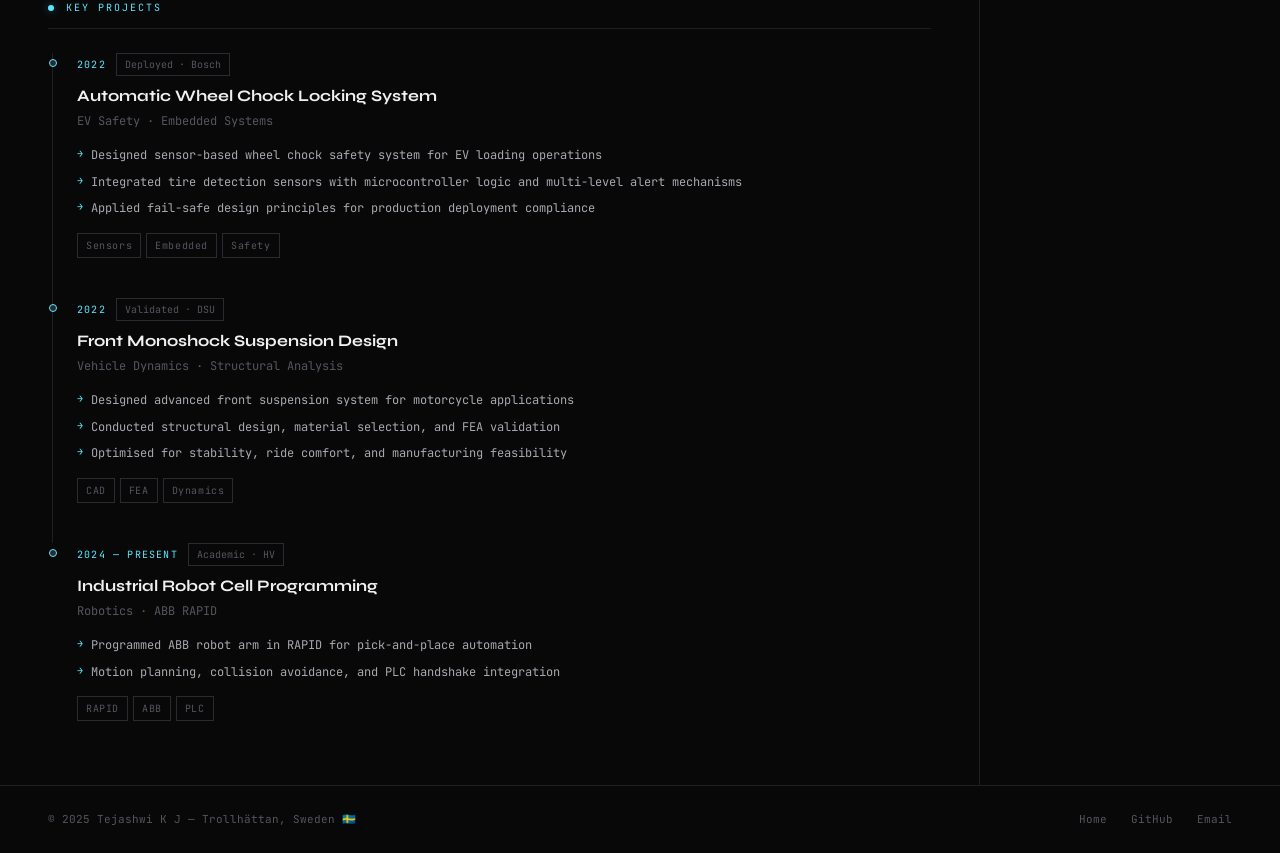
<file: cv.html>
<!DOCTYPE html>
<html lang="en" data-theme="dark">
<head>
  <meta charset="UTF-8"/>
  <meta name="viewport" content="width=device-width, initial-scale=1.0"/>
  <title>CV — Tejashwi K J</title>
  <meta name="description" content="Curriculum Vitae — Tejashwi K J, Robotics & Automotive Engineer."/>
  <link rel="icon" type="image/svg+xml" href="favicon.svg"/>
  <link rel="preconnect" href="https://fonts.googleapis.com"/>
  <link href="https://fonts.googleapis.com/css2?family=Syne:wght@400;500;600;700;800&family=JetBrains+Mono:wght@300;400;500&display=swap" rel="stylesheet"/>
  <style>
    *,*::before,*::after{box-sizing:border-box;margin:0;padding:0}
    [data-theme="dark"]{--bg:#080809;--bg2:#0f0f11;--surface:#131316;--surface2:#1a1a1e;--border:#1e1e23;--border2:#2a2a32;--text:#f0f0ee;--text2:#a8a8b0;--muted:#55555f;--accent:#57e8ff;--accent-dim:rgba(87,232,255,0.08);--accent2:#b8ff57;--green:#57ff9a;--yellow:#ffd557;--red:#ff5757;--nav-bg:rgba(8,8,9,0.92)}
    [data-theme="light"]{--bg:#f8f8f6;--bg2:#f0f0ee;--surface:#ffffff;--surface2:#f4f4f2;--border:#e0e0dc;--border2:#d0d0cc;--text:#0e0e0f;--text2:#4a4a52;--muted:#9a9aa2;--accent:#0077aa;--accent-dim:rgba(0,119,170,0.08);--accent2:#4a9200;--green:#008844;--yellow:#b87a00;--red:#cc2222;--nav-bg:rgba(248,248,246,0.92)}
    html{scroll-behavior:smooth}
    body{background:var(--bg);color:var(--text);font-family:'JetBrains Mono',monospace;font-size:13px;line-height:1.7;overflow-x:hidden;transition:background .3s,color .3s}
    ::-webkit-scrollbar{width:4px}::-webkit-scrollbar-track{background:var(--bg)}::-webkit-scrollbar-thumb{background:var(--border2)}
    *{cursor:none}
    .cursor{position:fixed;width:8px;height:8px;background:var(--accent);border-radius:50%;pointer-events:none;z-index:99999;mix-blend-mode:difference}
    .cursor-ring{position:fixed;width:32px;height:32px;border:1px solid rgba(87,232,255,0.4);border-radius:50%;pointer-events:none;z-index:99998;transition:width .2s,height .2s}
    [data-theme="dark"] body::after{content:'';position:fixed;inset:0;background-image:url("data:image/svg+xml,%3Csvg viewBox='0 0 512 512' xmlns='http://www.w3.org/2000/svg'%3E%3Cfilter id='n'%3E%3CfeTurbulence type='fractalNoise' baseFrequency='0.75' numOctaves='4' stitchTiles='stitch'/%3E%3C/filter%3E%3Crect width='100%25' height='100%25' filter='url(%23n)' opacity='0.02'/%3E%3C/svg%3E");pointer-events:none;z-index:9998}
    nav{position:fixed;top:0;left:0;right:0;z-index:1000;display:flex;align-items:center;justify-content:space-between;padding:0 48px;height:64px;border-bottom:1px solid var(--border);background:var(--nav-bg);backdrop-filter:blur(20px)}
    .nav-logo{font-family:'Syne',sans-serif;font-weight:800;font-size:17px;color:var(--text);text-decoration:none;display:flex;align-items:center;gap:8px}
    .nav-logo-dot{width:6px;height:6px;background:var(--accent);border-radius:50%;animation:blink 2s infinite}
    @keyframes blink{0%,100%{opacity:1}50%{opacity:.2}}
    .nav-center{display:flex;gap:2px}
    .nav-link{color:var(--muted);text-decoration:none;font-size:11px;letter-spacing:.1em;text-transform:uppercase;padding:6px 14px;border:1px solid transparent;transition:all .2s}
    .nav-link:hover{color:var(--text);border-color:var(--border2)}
    .nav-link.active{color:var(--accent);border-color:var(--accent)}
    .nav-right{display:flex;align-items:center;gap:10px}
    .theme-toggle{display:flex;align-items:center;justify-content:center;width:36px;height:36px;border:1px solid var(--border2);background:transparent;color:var(--muted);transition:all .2s}
    .theme-toggle:hover{border-color:var(--accent);color:var(--accent)}
    .theme-toggle svg{width:14px;height:14px}
    .btn{display:inline-flex;align-items:center;gap:8px;padding:10px 22px;font-family:'JetBrains Mono',monospace;font-size:11px;letter-spacing:.08em;text-transform:uppercase;text-decoration:none;border:1px solid var(--border2);background:transparent;color:var(--text2);transition:all .2s}
    .btn:hover{border-color:var(--text2);color:var(--text)}
    .btn-accent{background:var(--accent);border-color:var(--accent);color:#080809}
    .btn-accent:hover{background:transparent;color:var(--accent);border-color:var(--accent)}
    /* PAGE BANNER */
    .page-banner{padding:100px 48px 48px;border-bottom:1px solid var(--border);position:relative;overflow:hidden}
    .page-banner::before{content:'';position:absolute;top:-200px;right:-100px;width:600px;height:600px;background:radial-gradient(circle,rgba(87,232,255,.04) 0%,transparent 65%);pointer-events:none}
    .banner-eyebrow{font-size:10px;color:var(--accent);letter-spacing:.2em;text-transform:uppercase;margin-bottom:16px;display:flex;align-items:center;gap:12px}
    .banner-eyebrow::before{content:attr(data-num);color:var(--muted)}
    .banner-title{font-family:'Syne',sans-serif;font-weight:800;font-size:clamp(36px,5vw,72px);letter-spacing:-2px;color:var(--text);line-height:1.05;margin-bottom:16px}
    .banner-sub{font-size:12px;color:var(--muted);letter-spacing:.1em}
    /* CV LAYOUT */
    .cv-wrap{display:grid;grid-template-columns:1fr 300px;gap:0;padding:0}
    .cv-main{padding:64px 48px;border-right:1px solid var(--border)}
    .cv-sidebar{padding:64px 32px;position:sticky;top:64px;align-self:start}
    .cv-section{margin-bottom:56px}
    .cv-section:last-child{margin-bottom:0}
    .cv-section-head{font-size:10px;color:var(--accent);letter-spacing:.2em;text-transform:uppercase;margin-bottom:24px;display:flex;align-items:center;gap:12px;padding-bottom:12px;border-bottom:1px solid var(--border)}
    .cv-section-head::before{content:'';width:6px;height:6px;background:var(--accent);border-radius:50%;box-shadow:0 0 8px rgba(87,232,255,.4)}
    .cv-entry{padding-left:24px;padding-bottom:40px;border-left:1px solid var(--border);position:relative;margin-left:4px}
    .cv-entry:last-child{padding-bottom:0;border-left-color:transparent}
    .cv-entry::before{content:'';position:absolute;left:-4px;top:6px;width:8px;height:8px;background:var(--border2);border:1px solid var(--accent);border-radius:50%;transition:all .3s}
    .cv-entry:hover::before{background:var(--accent);box-shadow:0 0 8px rgba(87,232,255,.4)}
    .cv-entry-meta{display:flex;align-items:center;gap:10px;margin-bottom:6px;flex-wrap:wrap}
    .cv-period{font-size:10px;color:var(--accent);letter-spacing:.12em;text-transform:uppercase}
    .cv-badge{font-size:10px;padding:2px 8px;border:1px solid var(--border2);color:var(--muted)}
    .cv-org{font-family:'Syne',sans-serif;font-size:18px;font-weight:700;color:var(--text);margin-bottom:2px}
    .cv-role{font-size:12px;color:var(--muted);margin-bottom:14px}
    .cv-bullets{list-style:none;display:flex;flex-direction:column;gap:7px;margin-bottom:14px}
    .cv-bullets li{font-size:12px;color:var(--text2);padding-left:14px;position:relative;line-height:1.65}
    .cv-bullets li::before{content:'→';position:absolute;left:0;color:var(--accent);font-size:10px}
    .cv-tags{display:flex;gap:5px;flex-wrap:wrap}
    .tag{font-size:10px;padding:3px 8px;border:1px solid var(--border2);color:var(--muted);letter-spacing:.06em;transition:all .2s}
    .tag:hover{border-color:var(--accent);color:var(--accent)}
    /* SIDEBAR */
    .sb-block{margin-bottom:32px}
    .sb-block:last-child{margin-bottom:0}
    .sb-head{font-size:10px;color:var(--accent);letter-spacing:.2em;text-transform:uppercase;margin-bottom:16px;padding-bottom:8px;border-bottom:1px solid var(--border)}
    .sb-row{display:flex;justify-content:space-between;align-items:flex-start;padding:10px 0;border-bottom:1px solid var(--border);gap:12px}
    .sb-key{font-size:10px;color:var(--muted);text-transform:uppercase;letter-spacing:.08em;white-space:nowrap}
    .sb-val{font-size:12px;color:var(--text);text-align:right}
    .sb-val a{color:var(--accent2);text-decoration:none}
    .sb-val.green{color:var(--green)}
    .chip-group{display:flex;flex-wrap:wrap;gap:5px;margin-top:4px}
    .chip{font-size:10px;padding:3px 8px;border:1px solid var(--border2);color:var(--muted);transition:all .2s}
    .chip:hover{border-color:var(--accent);color:var(--accent)}
    .chip.expert{border-color:rgba(87,232,255,.3);color:var(--accent)}
    .dl-btn{display:flex;align-items:center;justify-content:center;gap:8px;width:100%;padding:12px;background:var(--accent-dim);border:1px solid rgba(87,232,255,.3);color:var(--accent);font-family:'JetBrains Mono',monospace;font-size:11px;letter-spacing:.1em;text-transform:uppercase;transition:all .2s;margin-top:8px}
    .dl-btn:hover{background:var(--accent);color:#080809;border-color:var(--accent)}
    footer{padding:24px 48px;border-top:1px solid var(--border);display:flex;align-items:center;justify-content:space-between}
    footer p{font-size:11px;color:var(--muted)}
    .footer-links{display:flex;gap:24px}
    .footer-links a{font-size:11px;color:var(--muted);text-decoration:none;transition:color .2s}
    .footer-links a:hover{color:var(--text)}
    [data-reveal]{opacity:0;transform:translateY(20px);transition:opacity .6s ease,transform .6s ease}
    [data-reveal].revealed{opacity:1;transform:none}
    @media(max-width:900px){nav{padding:0 24px}.nav-center{display:none}.cv-wrap{grid-template-columns:1fr}.cv-main{padding:48px 24px;border-right:none}.cv-sidebar{padding:32px 24px;position:static;border-top:1px solid var(--border)}.page-banner{padding:80px 24px 40px}footer{flex-direction:column;gap:12px;padding:20px 24px}}
  </style>
</head>
<body>
<div class="cursor" id="cursor"></div>
<div class="cursor-ring" id="cursorRing"></div>

<nav>
  <a href="index.html" class="nav-logo"><div class="nav-logo-dot"></div>Tejashwi K J</a>
  <div class="nav-center">
    <a href="index.html#about" class="nav-link">About</a>
    <a href="index.html#skills" class="nav-link">Skills</a>
    <a href="index.html#experience" class="nav-link">Experience</a>
    <a href="index.html#projects" class="nav-link">Projects</a>
    <a href="cv.html" class="nav-link active">CV</a>
    <a href="index.html#contact" class="nav-link">Contact</a>
  </div>
  <div class="nav-right">
    <button class="theme-toggle" id="themeToggle" onclick="toggleTheme()" title="Toggle theme">
      <svg id="theme-icon-moon" xmlns="http://www.w3.org/2000/svg" viewBox="0 0 24 24" fill="none" stroke="currentColor" stroke-width="2"><path d="M21 12.79A9 9 0 1 1 11.21 3 7 7 0 0 0 21 12.79z"/></svg>
      <svg id="theme-icon-sun" xmlns="http://www.w3.org/2000/svg" viewBox="0 0 24 24" fill="none" stroke="currentColor" stroke-width="2" style="display:none"><circle cx="12" cy="12" r="5"/><line x1="12" y1="1" x2="12" y2="3"/><line x1="12" y1="21" x2="12" y2="23"/><line x1="4.22" y1="4.22" x2="5.64" y2="5.64"/><line x1="18.36" y1="18.36" x2="19.78" y2="19.78"/><line x1="1" y1="12" x2="3" y2="12"/><line x1="21" y1="12" x2="23" y2="12"/><line x1="4.22" y1="19.78" x2="5.64" y2="18.36"/><line x1="18.36" y1="5.64" x2="19.78" y2="4.22"/></svg>
    </button>
  </div>
</nav>

<div class="page-banner">
  <div class="banner-eyebrow" data-num="CV —">Curriculum Vitae</div>
  <h1 class="banner-title">Experience &<br/><span style="color:var(--muted)">qualifications.</span></h1>
  <div class="banner-sub">Work History · Education · Projects · Skills</div>
</div>

<div class="cv-wrap">
  <!-- MAIN -->
  <div class="cv-main">

    <!-- EXPERIENCE -->
    <div class="cv-section" data-reveal>
      <div class="cv-section-head">Work Experience</div>
      <div class="cv-entry">
        <div class="cv-entry-meta">
          <span class="cv-period">Oct 2022 — Aug 2025</span>
          <span class="cv-badge">Full Time</span>
        </div>
        <div class="cv-org">KPIT Technologies</div>
        <div class="cv-role">Design Engineer · Automotive</div>
        <ul class="cv-bullets">
          <li>Engineered vehicle electrical harnesses with comprehensive 2D drawings and 3D routing across multiple automotive production programmes</li>
          <li>Executed strategic connector placement and manufacturability validation ensuring compliance with automotive electrical standards</li>
          <li>Provided critical production launch support including installation guidance and technical documentation via Teamcenter PLM</li>
          <li>Collaborated with cross-functional teams to optimise harness designs for cost, weight, and assembly efficiency</li>
          <li>Reviewed and validated designs against client specifications and international automotive standards</li>
        </ul>
        <div class="cv-tags"><span class="tag">Solid Edge Cabling</span><span class="tag">CATIA V5 Electrical</span><span class="tag">Teamcenter PLM</span><span class="tag">Design Validation</span><span class="tag">Automotive EE</span></div>
      </div>
      <div class="cv-entry">
        <div class="cv-entry-meta">
          <span class="cv-period">May 2022 — Jul 2023</span>
          <span class="cv-badge">Internship</span>
        </div>
        <div class="cv-org">Bosch</div>
        <div class="cv-role">Engineering Intern · Automotive</div>
        <ul class="cv-bullets">
          <li>Managed electrical harness data architecture using Solid Edge and Excel for complex automotive projects</li>
          <li>Prepared compliance, regulatory, and manufacturing documentation for programme launches</li>
          <li>Created detailed technical reports and design documentation for cross-functional engineering teams</li>
          <li>Supported quality assurance processes and design review cycles throughout the programme</li>
        </ul>
        <div class="cv-tags"><span class="tag">Solid Edge</span><span class="tag">Documentation</span><span class="tag">Manufacturing</span><span class="tag">Quality Assurance</span></div>
      </div>
    </div>

    <!-- EDUCATION -->
    <div class="cv-section" data-reveal>
      <div class="cv-section-head">Education</div>
      <div class="cv-entry">
        <div class="cv-entry-meta"><span class="cv-period">2025 — Present</span><span class="cv-badge">Ongoing</span></div>
        <div class="cv-org">Högskolan Väst</div>
        <div class="cv-role">MSc in Robotics · Trollhättan, Sweden</div>
        <ul class="cv-bullets">
          <li>Specialisation in industrial automation and intelligent systems</li>
          <li>Coursework: RAPID (ABB) programming, PLC systems, control theory, safety-critical system design</li>
          <li>Hands-on lab work: robot cell programming, two-PLC handshake protocol design</li>
        </ul>
      </div>
      <div class="cv-entry">
        <div class="cv-entry-meta"><span class="cv-period">2018 — 2022</span><span class="cv-badge">Completed</span></div>
        <div class="cv-org">Dayananda Sagar University</div>
        <div class="cv-role">BE in Mechanical Engineering · Bangalore, India</div>
        <ul class="cv-bullets">
          <li>Foundation in mechanical design, thermodynamics, manufacturing processes, CAD/CAM, and structural analysis</li>
          <li>Final year project: Front Monoshock Suspension Design — structural analysis and FEA validation</li>
        </ul>
      </div>
    </div>

    <!-- PROJECTS -->
    <div class="cv-section" data-reveal>
      <div class="cv-section-head">Key Projects</div>
      <div class="cv-entry">
        <div class="cv-entry-meta"><span class="cv-period">2022</span><span class="cv-badge">Deployed · Bosch</span></div>
        <div class="cv-org" style="font-size:16px">Automatic Wheel Chock Locking System</div>
        <div class="cv-role">EV Safety · Embedded Systems</div>
        <ul class="cv-bullets">
          <li>Designed sensor-based wheel chock safety system for EV loading operations</li>
          <li>Integrated tire detection sensors with microcontroller logic and multi-level alert mechanisms</li>
          <li>Applied fail-safe design principles for production deployment compliance</li>
        </ul>
        <div class="cv-tags"><span class="tag">Sensors</span><span class="tag">Embedded</span><span class="tag">Safety</span></div>
      </div>
      <div class="cv-entry">
        <div class="cv-entry-meta"><span class="cv-period">2022</span><span class="cv-badge">Validated · DSU</span></div>
        <div class="cv-org" style="font-size:16px">Front Monoshock Suspension Design</div>
        <div class="cv-role">Vehicle Dynamics · Structural Analysis</div>
        <ul class="cv-bullets">
          <li>Designed advanced front suspension system for motorcycle applications</li>
          <li>Conducted structural design, material selection, and FEA validation</li>
          <li>Optimised for stability, ride comfort, and manufacturing feasibility</li>
        </ul>
        <div class="cv-tags"><span class="tag">CAD</span><span class="tag">FEA</span><span class="tag">Dynamics</span></div>
      </div>
      <div class="cv-entry">
        <div class="cv-entry-meta"><span class="cv-period">2024 — Present</span><span class="cv-badge">Academic · HV</span></div>
        <div class="cv-org" style="font-size:16px">Industrial Robot Cell Programming</div>
        <div class="cv-role">Robotics · ABB RAPID</div>
        <ul class="cv-bullets">
          <li>Programmed ABB robot arm in RAPID for pick-and-place automation</li>
          <li>Motion planning, collision avoidance, and PLC handshake integration</li>
        </ul>
        <div class="cv-tags"><span class="tag">RAPID</span><span class="tag">ABB</span><span class="tag">PLC</span></div>
      </div>
    </div>

  </div><!-- /cv-main -->

  <!-- SIDEBAR -->
  <div class="cv-sidebar" data-reveal>
    <div class="sb-block">
      <div class="sb-head">Contact</div>
      <div class="sb-row"><span class="sb-key">Email</span><span class="sb-val" style="font-size:11px"><a href="mailto:tejashwijagadish@gmail.com" style="color:var(--accent)">tejashwijagadish@gmail.com</a></span></div>
      <div class="sb-row"><span class="sb-key">GitHub</span><span class="sb-val"><a href="https://github.com/Tejashwi-Jagadish" target="_blank">Tejashwi-Jagadish ↗</a></span></div>
      <div class="sb-row"><span class="sb-key">Location</span><span class="sb-val">Trollhättan, Sweden</span></div>
      <div class="sb-row"><span class="sb-key">Status</span><span class="sb-val green">Open to Work</span></div>
      <div class="sb-row"><span class="sb-key">Languages</span><span class="sb-val">English · Kannada</span></div>
    </div>
    <div class="sb-block">
      <div class="sb-head">Expert Level</div>
      <div class="chip-group">
        <span class="chip expert">Solid Edge</span>
        <span class="chip expert">CATIA V5</span>
        <span class="chip expert">Technical Docs</span>
        <span class="chip expert">Design Validation</span>
        <span class="chip expert">Industrial Automation</span>
      </div>
    </div>
    <div class="sb-block">
      <div class="sb-head">Advanced Level</div>
      <div class="chip-group">
        <span class="chip">Teamcenter PLM</span>
        <span class="chip">Python</span>
        <span class="chip">RAPID (ABB)</span>
        <span class="chip">AutoCAD</span>
        <span class="chip">Control Systems</span>
        <span class="chip">Quality Assurance</span>
        <span class="chip">Project Management</span>
      </div>
    </div>
    <div class="sb-block">
      <div class="sb-head">Proficient</div>
      <div class="chip-group">
        <span class="chip">PLC Programming</span>
        <span class="chip">Creo Parametric</span>
        <span class="chip">FEA</span>
      </div>
    </div>
    <div class="sb-block">
      <div class="sb-head">Download CV</div>
      <p style="font-size:11px;color:var(--muted);line-height:1.6;margin-bottom:8px">Download a PDF copy of the full CV for offline review or application submission.</p>
      <a href="cv/Tejashwi_KJ_CV.pdf" download="Tejashwi_KJ_CV.pdf" class="dl-btn">
  <svg width="13" height="13" viewBox="0 0 24 24" fill="none" stroke="currentColor" stroke-width="2"><path d="M21 15v4a2 2 0 0 1-2 2H5a2 2 0 0 1-2-2v-4"/><polyline points="7 10 12 15 17 10"/><line x1="12" y1="15" x2="12" y2="3"/></svg>
  Download PDF
</a>
    </div>
  </div>
</div>

<footer>
  <p>© 2025 Tejashwi K J — Trollhättan, Sweden 🇸🇪</p>
  <div class="footer-links">
    <a href="index.html">Home</a>
    <a href="https://github.com/Tejashwi-Jagadish" target="_blank">GitHub</a>
    <a href="mailto:tejashwijagadish@gmail.com">Email</a>
  </div>
</footer>

<script>
const cursor=document.getElementById('cursor'),ring=document.getElementById('cursorRing');
let mx=0,my=0,rx=0,ry=0;
document.addEventListener('mousemove',e=>{mx=e.clientX;my=e.clientY;cursor.style.left=mx-4+'px';cursor.style.top=my-4+'px';});
function animRing(){rx+=(mx-rx)*.12;ry+=(my-ry)*.12;ring.style.left=rx-16+'px';ring.style.top=ry-16+'px';requestAnimationFrame(animRing);}
animRing();
document.querySelectorAll('a,button').forEach(el=>{el.addEventListener('mouseenter',()=>{ring.style.width='48px';ring.style.height='48px';});el.addEventListener('mouseleave',()=>{ring.style.width='32px';ring.style.height='32px';});});
function toggleTheme(){const h=document.documentElement,d=h.getAttribute('data-theme')==='dark';h.setAttribute('data-theme',d?'light':'dark');document.getElementById('theme-icon-moon').style.display=d?'none':'block';document.getElementById('theme-icon-sun').style.display=d?'block':'none';localStorage.setItem('theme',d?'light':'dark');}
const st=localStorage.getItem('theme');
if(st){document.documentElement.setAttribute('data-theme',st);if(st==='light'){document.getElementById('theme-icon-moon').style.display='none';document.getElementById('theme-icon-sun').style.display='block';}}
const obs=new IntersectionObserver(entries=>{entries.forEach(e=>{if(e.isIntersecting)e.target.classList.add('revealed');});},{threshold:.1});
document.querySelectorAll('[data-reveal]').forEach(el=>obs.observe(el));
</script>
</body>
</html>
</file>
